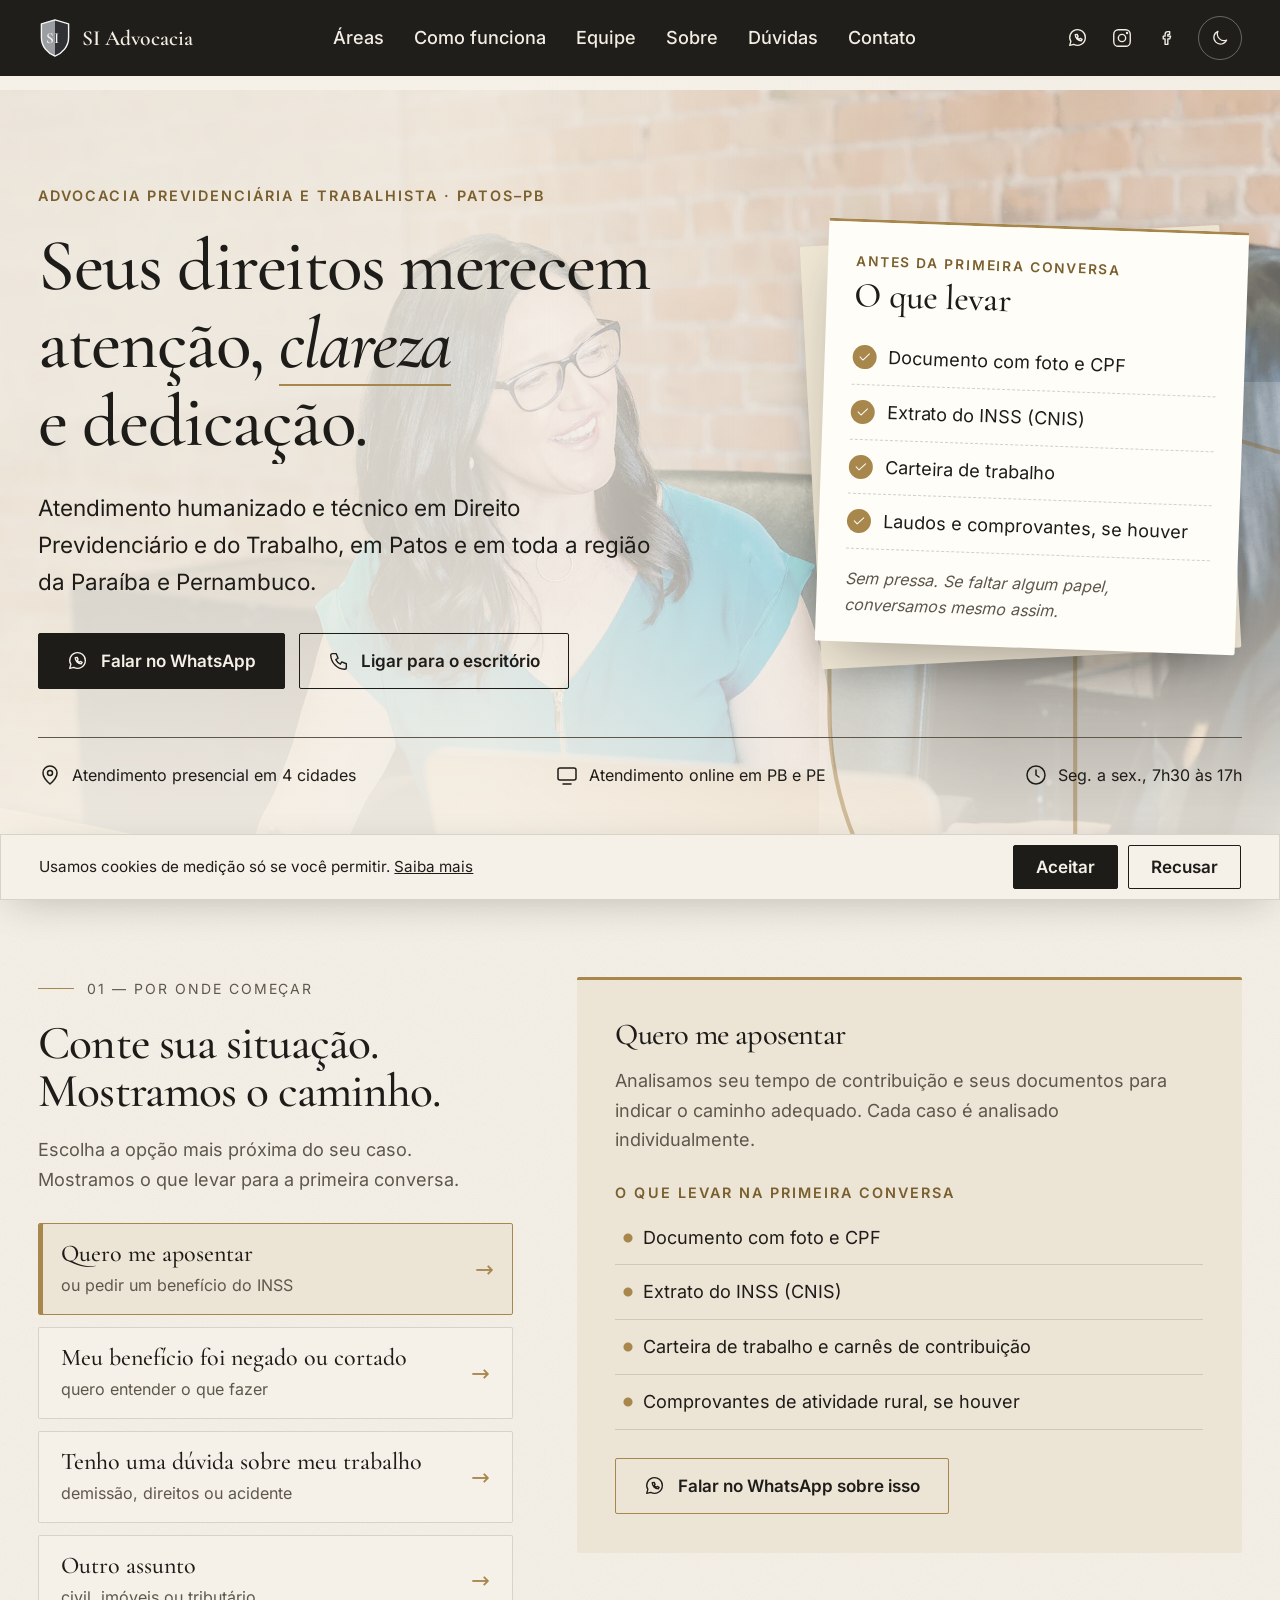
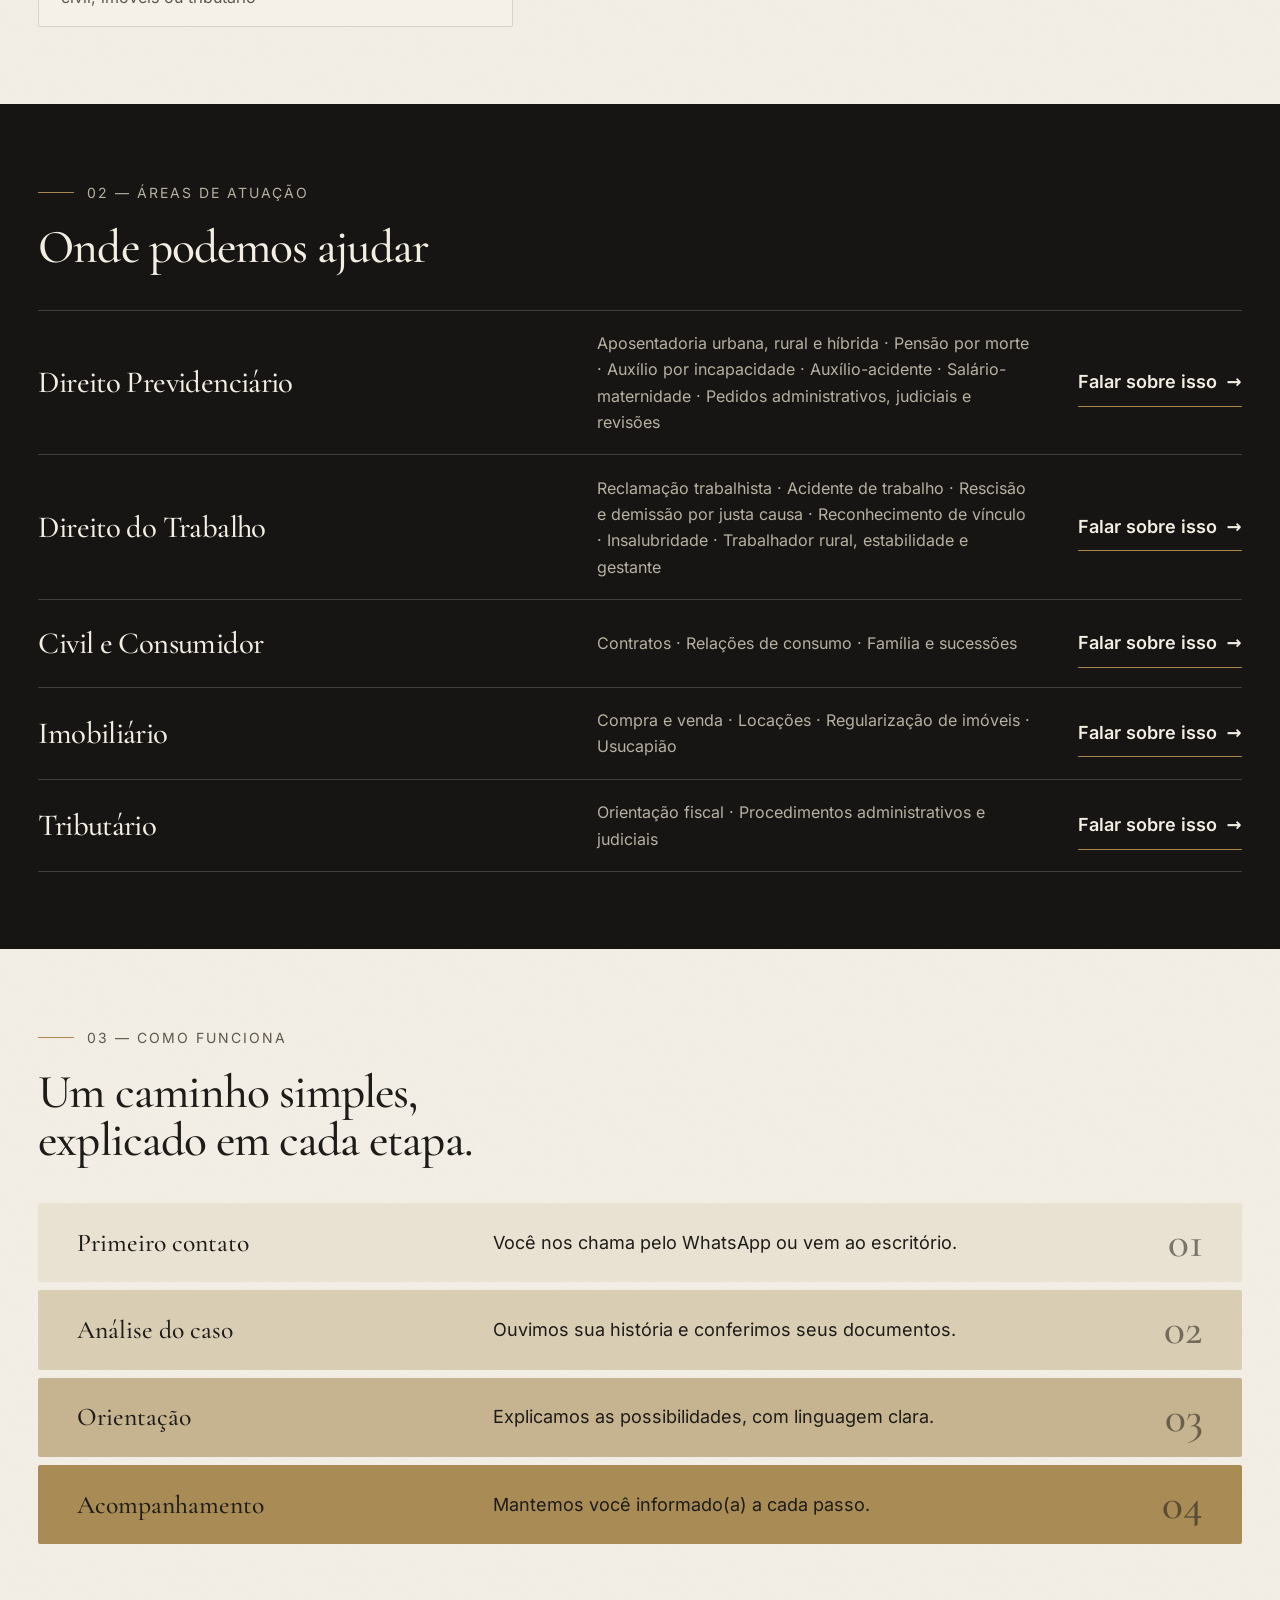
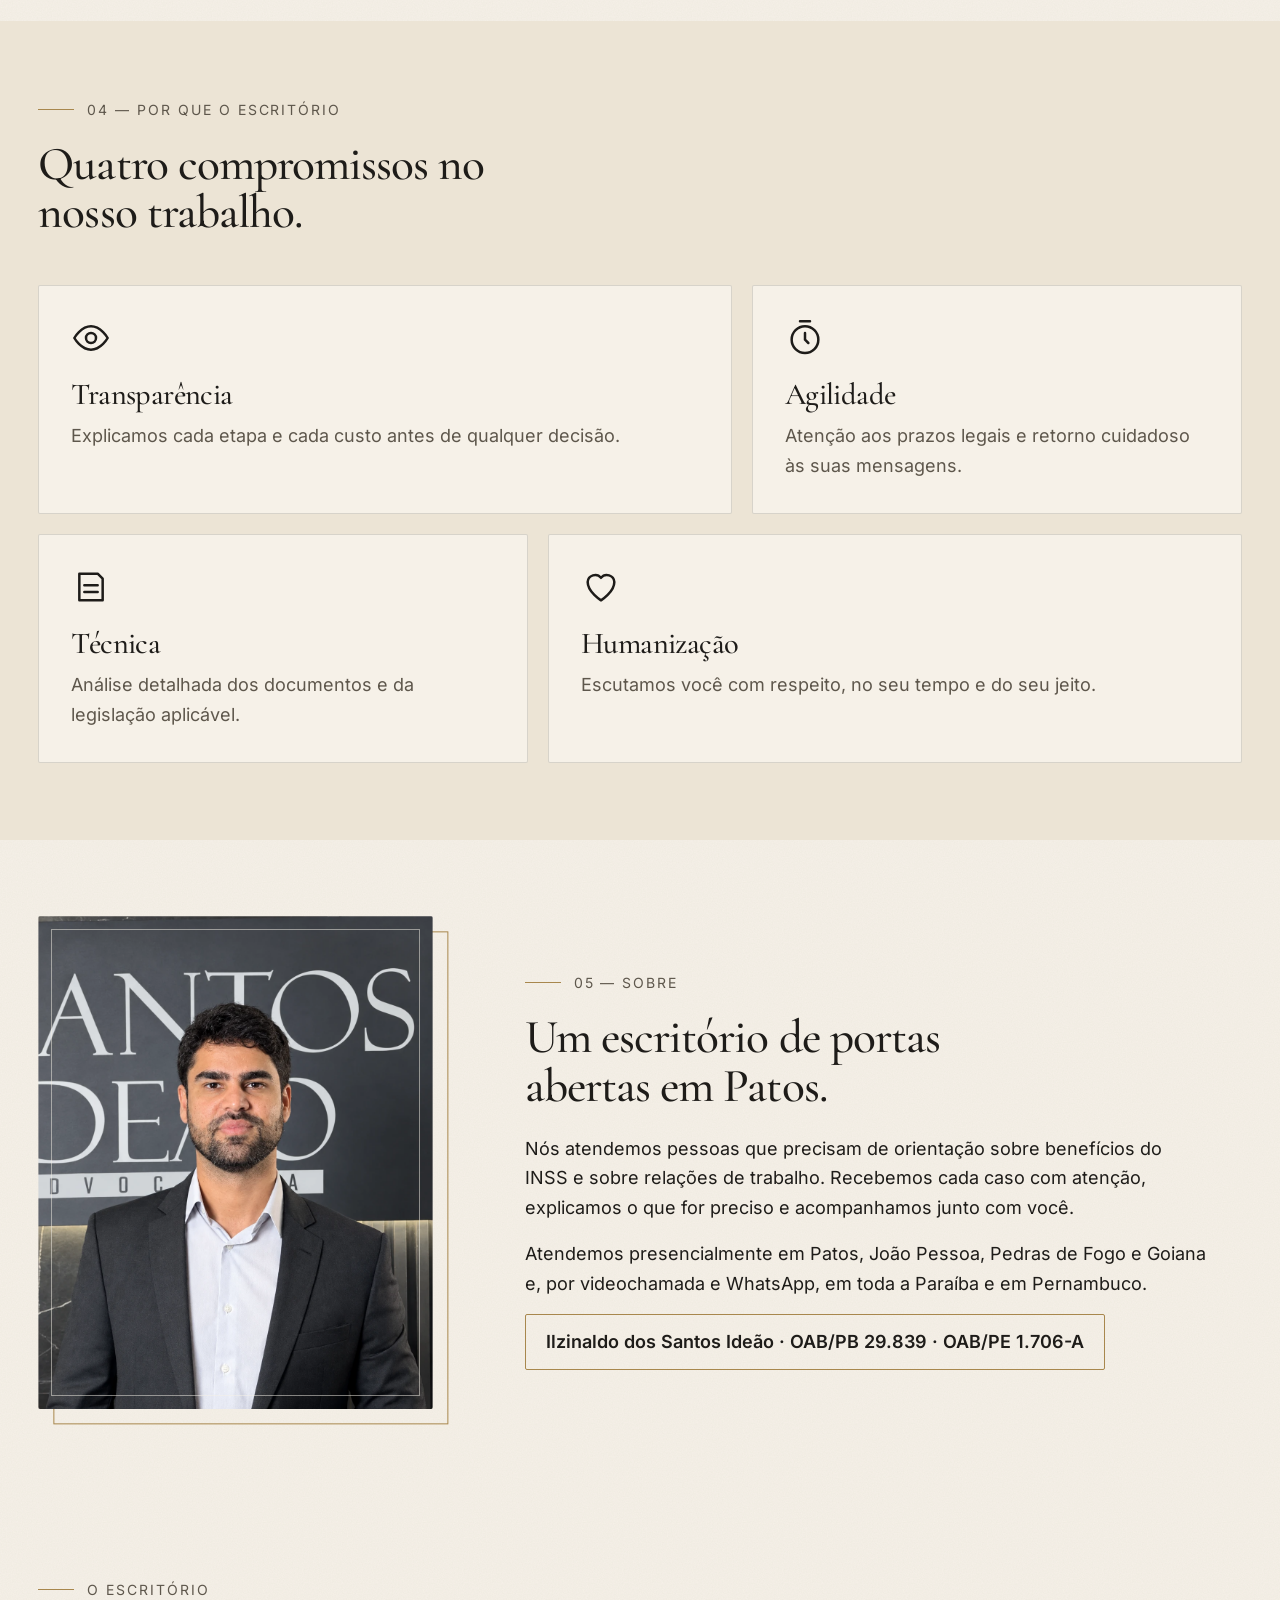
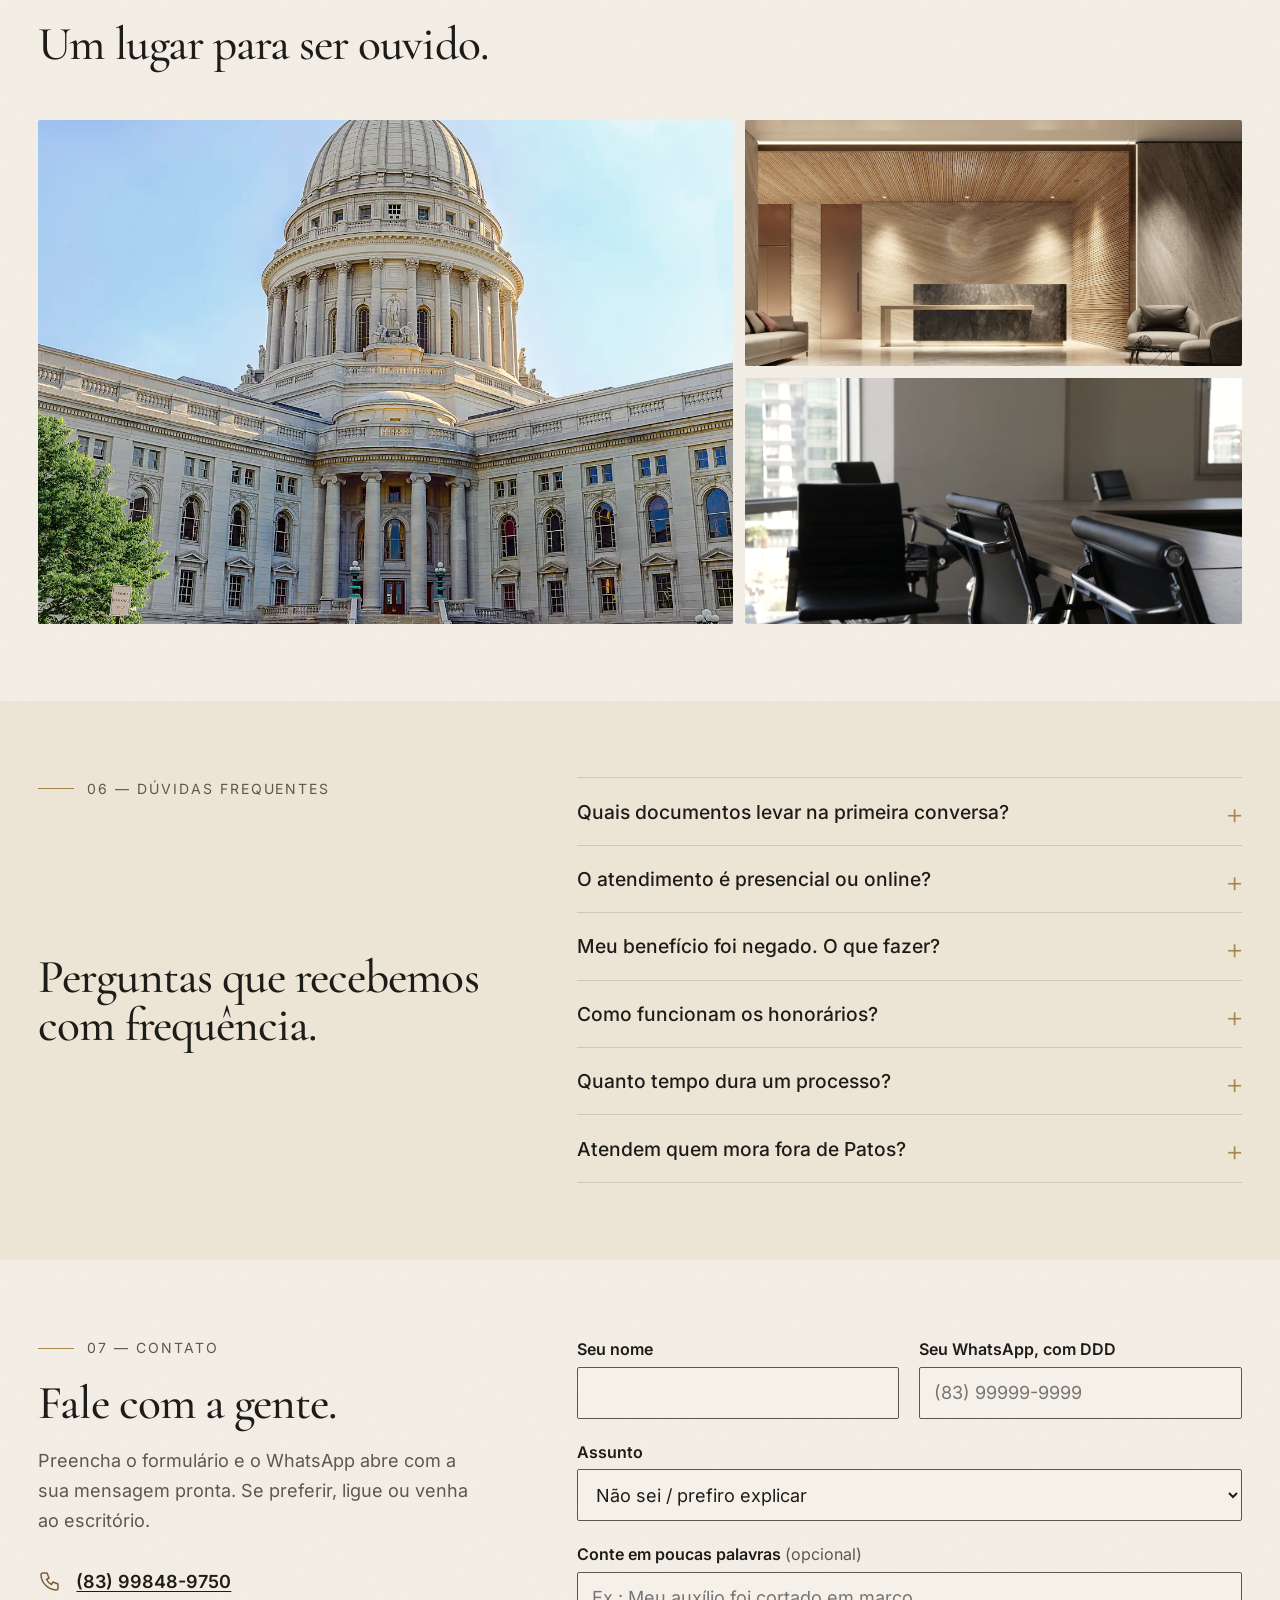
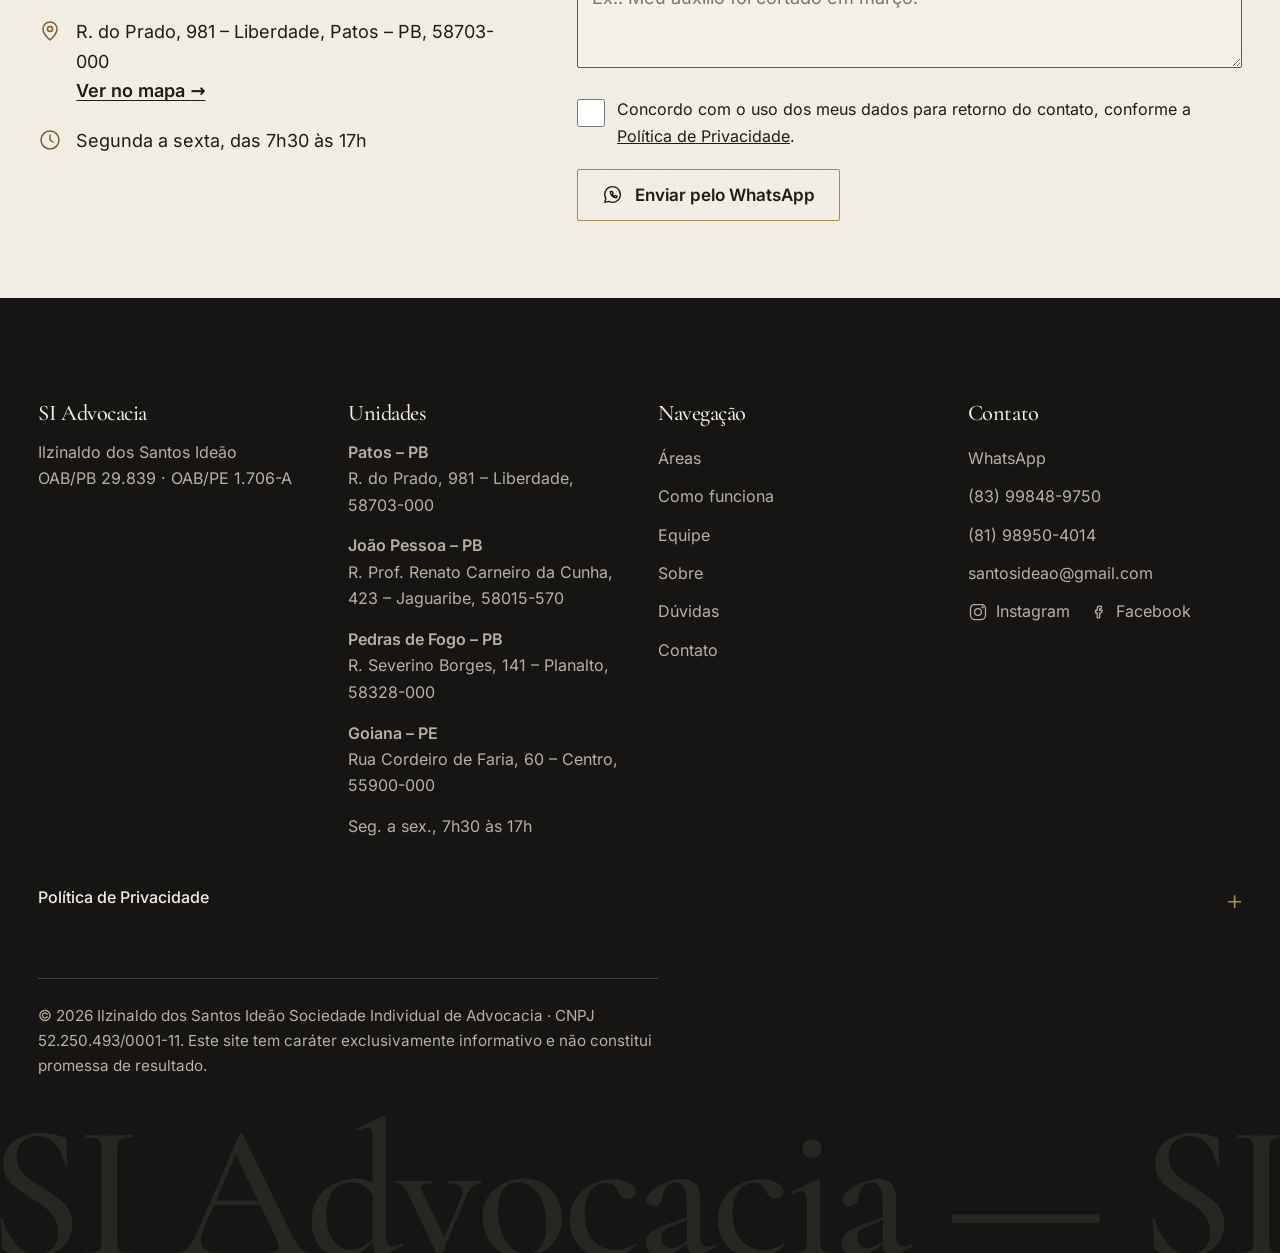
<file: index.html>
<!doctype html>
<html lang="pt-BR">
  <head>
    <meta charset="utf-8" />
    <meta name="viewport" content="width=device-width, initial-scale=1, viewport-fit=cover" />
    <title>Advogado Previdenciário e Trabalhista | Patos-PB | SI</title>
    <meta
      name="description"
      content="Atendimento humanizado em Direito Previdenciário e do Trabalho em Patos-PB, com atendimento online na Paraíba e em Pernambuco."
    />
    <script type="application/ld+json">
      {
        "@context": "https://schema.org",
        "@type": ["LegalService", "LocalBusiness"],
        "name": "SI Advocacia",
        "telephone": "+5583998489750",
        "email": "santosideao@gmail.com",
        "sameAs": [
          "https://www.instagram.com/santosideaoadv/",
          "https://pt-br.facebook.com/santosideaoadvocacia/"
        ],
        "address": {
          "@type": "PostalAddress",
          "streetAddress": "R. do Prado, 981 - Liberdade",
          "postalCode": "58703-000",
          "addressLocality": "Patos",
          "addressRegion": "PB",
          "addressCountry": "BR"
        },
        "openingHoursSpecification": {
          "@type": "OpeningHoursSpecification",
          "dayOfWeek": ["Monday", "Tuesday", "Wednesday", "Thursday", "Friday"],
          "opens": "07:30",
          "closes": "17:00"
        },
        "areaServed": ["Paraíba", "Pernambuco"]
      }
    </script>
    <meta name="theme-color" content="#161513" />
    <link rel="icon" href="assets/favicon.svg" type="image/svg+xml" />
    <script>
      document.documentElement.classList.add("js");
      // tema escolhido pelo botão (claro/escuro) aplicado antes de pintar a página
      try {
        const tema = localStorage.getItem("tema");
        if (tema) document.documentElement.dataset.theme = tema;
      } catch (_) {}
      // transição entre páginas cancelada (navegação rápida) não deve virar erro no console
      const ignoreSkip = (e) => {
        if (!e.viewTransition) return;
        ["ready", "finished", "updateCallbackDone"].forEach((p) =>
          e.viewTransition[p]?.catch(() => {}),
        );
      };
      addEventListener("pageswap", ignoreSkip);
      addEventListener("pagereveal", ignoreSkip);
    </script>
    <link
      rel="preload"
      href="assets/fonts/cormorant-garamond-latin-500-normal.woff2"
      as="font"
      type="font/woff2"
      crossorigin
    />
    <link rel="stylesheet" href="css/fonts.css" />
    <link rel="stylesheet" href="css/tokens.css" />
    <link rel="stylesheet" href="css/base.css" />
    <link rel="stylesheet" href="css/sections.css" />
    <link rel="stylesheet" href="css/layout.css" />
    <link rel="stylesheet" href="css/motion.css" />
    <link rel="stylesheet" href="css/editorial.css" />
    <link rel="stylesheet" href="css/home.css" />
  </head>
  <body data-page="home">
    <noscript
      ><p style="padding: 16px">
        <a href="index.html">Início</a> · <a href="equipe.html">Equipe</a> ·
        <a href="https://wa.me/5583998489750">WhatsApp</a> ·
        <a href="tel:+5583998489750">(83) 99848-9750</a>
      </p></noscript
    >

    <main id="main">
      <section class="hero" id="topo" aria-labelledby="h1">
        <div class="bg" data-px="0.1" data-photo="assets/img/hero.webp">
          <!-- O vídeo só é carregado se SITE.heroVideo estiver preenchido em js/site.js -->
          <video id="hv" muted loop playsinline preload="none" aria-hidden="true" tabindex="-1"></video>
        </div>
        <svg class="crest" viewBox="0 0 60 70" aria-hidden="true">
          <path d="M30 3 6 10v24c0 16 11 28 24 33 13-5 24-17 24-33V10z" />
          <path d="M30 3v64" />
        </svg>
        <button class="vbtn" id="vbtn" type="button" aria-pressed="false" hidden>
          Pausar vídeo
        </button>
        <div class="wrap">
          <div class="hero-grid">
            <div class="hero-copy">
              <p class="eyebrow">Advocacia previdenciária e trabalhista · Patos–PB</p>
              <h1 id="h1">
                <span class="ln"><span>Seus direitos merecem</span></span
                ><span class="ln"
                  ><span>atenção, <em>clareza</em></span></span
                ><span class="ln"><span>e dedicação.</span></span>
              </h1>
              <p class="sub">
                Atendimento humanizado e técnico em Direito Previdenciário e do Trabalho, em Patos e
                em toda a região da Paraíba e Pernambuco.
              </p>
              <div class="ctas">
                <a class="btn wa" data-pos="hero" href="#"
                  ><svg class="ico"><use href="#wa" /></svg>Falar no WhatsApp</a
                ><a class="btn sec" data-tel href="#" data-ev="click_phone"
                  ><svg class="ico" viewBox="0 0 24 24" aria-hidden="true">
                    <path
                      d="M5 4h4l2 5-2.5 1.5a11 11 0 0 0 5 5L15 13l5 2v4a2 2 0 0 1-2 2A16 16 0 0 1 3 6a2 2 0 0 1 2-2z"
                    /></svg
                  >Ligar para o escritório</a
                >
              </div>
            </div>
            <aside class="ficha" aria-label="Exemplo: o que levar na primeira conversa">
              <div class="ficha-card">
                <p class="ficha-kicker">Antes da primeira conversa</p>
                <p class="ficha-title">O que levar</p>
                <ul>
                  <li>
                    <svg viewBox="0 0 24 24" class="ico" aria-hidden="true">
                      <path d="m5 12 4.5 4.5L19 7" /></svg
                    >Documento com foto e CPF
                  </li>
                  <li>
                    <svg viewBox="0 0 24 24" class="ico" aria-hidden="true">
                      <path d="m5 12 4.5 4.5L19 7" /></svg
                    >Extrato do INSS (CNIS)
                  </li>
                  <li>
                    <svg viewBox="0 0 24 24" class="ico" aria-hidden="true">
                      <path d="m5 12 4.5 4.5L19 7" /></svg
                    >Carteira de trabalho
                  </li>
                  <li>
                    <svg viewBox="0 0 24 24" class="ico" aria-hidden="true">
                      <path d="m5 12 4.5 4.5L19 7" /></svg
                    >Laudos e comprovantes, se houver
                  </li>
                </ul>
                <p class="ficha-note">
                  Sem pressa. Se faltar algum papel, conversamos mesmo assim.
                </p>
              </div>
            </aside>
          </div>
          <ul class="trust">
            <li>
              <svg class="ico" viewBox="0 0 24 24">
                <path d="M12 21s7-6 7-11a7 7 0 0 0-14 0c0 5 7 11 7 11z" />
                <circle cx="12" cy="10" r="2.5" /></svg
              >Atendimento presencial em 4 cidades
            </li>
            <li>
              <svg class="ico" viewBox="0 0 24 24">
                <rect x="3" y="5" width="18" height="12" rx="2" />
                <path d="M8 21h8" /></svg
              >Atendimento online em PB e PE
            </li>
            <li>
              <svg class="ico" viewBox="0 0 24 24">
                <circle cx="12" cy="12" r="9" />
                <path d="M12 7v5l3 2" /></svg
              >Seg. a sex., 7h30 às 17h
            </li>
          </ul>
        </div>
      </section>

      <section id="situacao" aria-labelledby="t-sit">
        <div class="wrap sit">
          <div class="sit-left">
            <p class="lab">01 — Por onde começar</p>
            <h2 id="t-sit">Conte sua situação. Mostramos o caminho.</h2>
            <p class="sit-lead">
              Escolha a opção mais próxima do seu caso. Mostramos o que levar para a primeira
              conversa.
            </p>
            <div class="sit-choose" role="group" aria-label="Escolha a sua situação"></div>
          </div>
          <div class="sit-panels" aria-live="polite"></div>
        </div>
      </section>

      <section id="areas" class="dark" aria-labelledby="t-areas">
        <div class="wrap">
          <p class="lab">02 — Áreas de atuação</p>
          <h2 id="t-areas" class="rv">Onde podemos ajudar</h2>
          <ul class="rows">
            <li class="row rv">
              <h3>Direito Previdenciário</h3>
              <p class="tags">
                Aposentadoria urbana, rural e híbrida · Pensão por morte · Auxílio por incapacidade
                · Auxílio-acidente · Salário-maternidade · Pedidos administrativos, judiciais e
                revisões
              </p>
              <a class="link wa" data-pos="area" data-area="Direito Previdenciário" href="#"
                >Falar sobre isso <span aria-hidden="true">→</span></a
              >
            </li>
            <li class="row rv">
              <h3>Direito do Trabalho</h3>
              <p class="tags">
                Reclamação trabalhista · Acidente de trabalho · Rescisão e demissão por justa causa
                · Reconhecimento de vínculo · Insalubridade · Trabalhador rural, estabilidade e
                gestante
              </p>
              <a class="link wa" data-pos="area" data-area="Direito do Trabalho" href="#"
                >Falar sobre isso <span aria-hidden="true">→</span></a
              >
            </li>
            <li class="row rv">
              <h3>Civil e Consumidor</h3>
              <p class="tags">Contratos · Relações de consumo · Família e sucessões</p>
              <a class="link wa" data-pos="area" data-area="Civil e Consumidor" href="#"
                >Falar sobre isso <span aria-hidden="true">→</span></a
              >
            </li>
            <li class="row rv">
              <h3>Imobiliário</h3>
              <p class="tags">Compra e venda · Locações · Regularização de imóveis · Usucapião</p>
              <a class="link wa" data-pos="area" data-area="Imobiliário" href="#"
                >Falar sobre isso <span aria-hidden="true">→</span></a
              >
            </li>
            <li class="row rv">
              <h3>Tributário</h3>
              <p class="tags">Orientação fiscal · Procedimentos administrativos e judiciais</p>
              <a class="link wa" data-pos="area" data-area="Tributário" href="#"
                >Falar sobre isso <span aria-hidden="true">→</span></a
              >
            </li>
          </ul>
        </div>
      </section>

      <section id="como-funciona" aria-labelledby="t-co">
        <div class="wrap">
          <p class="lab">03 — Como funciona</p>
          <h2 id="t-co" class="rv">Um caminho simples, explicado em cada etapa.</h2>
          <ol class="bars">
            <li class="rv">
              <span class="bt">Primeiro contato</span
              ><span class="bd">Você nos chama pelo WhatsApp ou vem ao escritório.</span
              ><b aria-hidden="true">01</b>
            </li>
            <li class="rv">
              <span class="bt">Análise do caso</span
              ><span class="bd">Ouvimos sua história e conferimos seus documentos.</span
              ><b aria-hidden="true">02</b>
            </li>
            <li class="rv">
              <span class="bt">Orientação</span
              ><span class="bd">Explicamos as possibilidades, com linguagem clara.</span
              ><b aria-hidden="true">03</b>
            </li>
            <li class="rv">
              <span class="bt">Acompanhamento</span
              ><span class="bd">Mantemos você informado(a) a cada passo.</span
              ><b aria-hidden="true">04</b>
            </li>
          </ol>
        </div>
      </section>

      <section class="alt" aria-labelledby="t-pi">
        <div class="wrap">
          <p class="lab">04 — Por que o escritório</p>
          <h2 id="t-pi" class="rv">Quatro compromissos no nosso trabalho.</h2>
          <div class="pil">
            <div class="rv">
              <svg class="ico" viewBox="0 0 24 24">
                <path d="M2 12s4-7 10-7 10 7 10 7-4 7-10 7S2 12 2 12z" />
                <circle cx="12" cy="12" r="3" />
              </svg>
              <h3>Transparência</h3>
              <p>Explicamos cada etapa e cada custo antes de qualquer decisão.</p>
            </div>
            <div class="rv">
              <svg class="ico" viewBox="0 0 24 24">
                <circle cx="12" cy="13" r="8" />
                <path d="M12 9v4l2 2M9 2h6" />
              </svg>
              <h3>Agilidade</h3>
              <p>Atenção aos prazos legais e retorno cuidadoso às suas mensagens.</p>
            </div>
            <div class="rv">
              <svg class="ico" viewBox="0 0 24 24">
                <path d="M5 4h11l3 3v13H5z" />
                <path d="M8 11h8M8 15h8" />
              </svg>
              <h3>Técnica</h3>
              <p>Análise detalhada dos documentos e da legislação aplicável.</p>
            </div>
            <div class="rv">
              <svg class="ico" viewBox="0 0 24 24">
                <path d="M12 20s-8-5-8-11a4.5 4.5 0 0 1 8-2.5A4.5 4.5 0 0 1 20 9c0 6-8 11-8 11z" />
              </svg>
              <h3>Humanização</h3>
              <p>Escutamos você com respeito, no seu tempo e do seu jeito.</p>
            </div>
          </div>
        </div>
      </section>

      <section id="sobre" aria-labelledby="t-so">
        <div class="wrap sob">
          <figure class="frame">
            <div
              class="ph mask"
              data-photo="assets/img/sobre.webp"
              role="img"
              aria-label="Retrato do advogado responsável pelo escritório"
            ></div>
          </figure>
          <div class="sob-text rv">
            <p class="lab">05 — Sobre</p>
            <h2 id="t-so">Um escritório de portas abertas em Patos.</h2>
            <p style="margin-top: 1.5rem">
              Nós atendemos pessoas que precisam de orientação sobre benefícios do INSS e sobre
              relações de trabalho. Recebemos cada caso com atenção, explicamos o que for preciso e
              acompanhamos junto com você.
            </p>
            <p class="desk">
              Atendemos presencialmente em Patos, João Pessoa, Pedras de Fogo e Goiana e, por
              videochamada e WhatsApp, em toda a Paraíba e em Pernambuco.
            </p>
            <p class="oab">
              <span class="oab-name" data-s="lawyer.name">Ilzinaldo dos Santos Ideão</span
              ><span class="oab-sep" aria-hidden="true"> · </span
              ><span data-s="lawyer.oab">OAB/PB 29.839 · OAB/PE 1.706-A</span>
            </p>
          </div>
        </div>
      </section>

      <section id="escritorio" class="photos" aria-labelledby="t-esc">
        <div class="wrap">
          <p class="lab">O escritório</p>
          <h2 id="t-esc">Um lugar para ser ouvido.</h2>
          <div class="photo-grid">
            <div
              class="shot s1"
              role="img"
              aria-label="Fachada do escritório em Patos"
              data-photo="assets/img/escritorio-1.webp"
            ></div>
            <div
              class="shot s2"
              role="img"
              aria-label="Recepção do escritório"
              data-photo="assets/img/escritorio-2.webp"
            ></div>
            <div
              class="shot s3"
              role="img"
              aria-label="Sala de atendimento"
              data-photo="assets/img/escritorio-3.webp"
            ></div>
          </div>
        </div>
      </section>

      <section id="duvidas" class="alt" aria-labelledby="t-fa">
        <div class="wrap">
          <p class="lab">06 — Dúvidas frequentes</p>
          <h2 id="t-fa" class="rv">Perguntas que recebemos com frequência.</h2>
          <div class="faq rv">
            <details>
              <summary>Quais documentos levar na primeira conversa?</summary>
              <p>
                Documento com foto, CPF, extrato do INSS e CNIS, carteira de trabalho, comprovantes
                e laudos médicos, quando houver. Se faltar algum, você pode conversar conosco mesmo
                assim.
              </p>
            </details>
            <details>
              <summary>O atendimento é presencial ou online?</summary>
              <p>
                Os dois. Atendemos presencialmente em Patos, João Pessoa, Pedras de Fogo e Goiana, e
                online por WhatsApp e videochamada.
              </p>
            </details>
            <details>
              <summary>Meu benefício foi negado. O que fazer?</summary>
              <p>
                Cada caso é analisado individualmente. Em muitas situações existe a possibilidade de
                recurso, mas não é possível garantir nenhum desfecho.
              </p>
            </details>
            <details>
              <summary>Como funcionam os honorários?</summary>
              <p data-s="feesText"></p>
            </details>
            <details>
              <summary>Quanto tempo dura um processo?</summary>
              <p>
                Depende do caso e do órgão responsável. Por isso, não informamos prazos: explicamos
                as etapas e acompanhamos você.
              </p>
            </details>
            <details>
              <summary>Atendem quem mora fora de Patos?</summary>
              <p>Sim. Atendemos online na Paraíba e em Pernambuco.</p>
            </details>
          </div>
        </div>
      </section>


      <section id="contato" aria-labelledby="t-ct">
        <div class="wrap ct">
          <div class="ct-intro">
            <p class="lab">07 — Contato</p>
            <h2 id="t-ct" class="rv">Fale com a gente.</h2>
            <p class="ct-lead">
              Preencha o formulário e o WhatsApp abre com a sua mensagem pronta. Se preferir, ligue ou
              venha ao escritório.
            </p>
            <ul class="ct-list">
              <li>
                <svg class="ico" viewBox="0 0 24 24" aria-hidden="true">
                  <path
                    d="M5 4h4l2 5-2.5 1.5a11 11 0 0 0 5 5L15 13l5 2v4a2 2 0 0 1-2 2A16 16 0 0 1 3 6a2 2 0 0 1 2-2z"
                  />
                </svg>
                <a data-tel data-ev="click_phone" href="#">(83) 99848-9750</a>
              </li>
              <li>
                <svg class="ico" viewBox="0 0 24 24" aria-hidden="true">
                  <path d="M12 21s7-6 7-11a7 7 0 0 0-14 0c0 5 7 11 7 11z" />
                  <circle cx="12" cy="10" r="2.5" />
                </svg>
                <span
                  ><span data-s="addr"></span><br /><a
                    id="mapl"
                    data-ev="click_maps"
                    target="_blank"
                    rel="noopener noreferrer"
                    href="#"
                    >Ver no mapa <span aria-hidden="true">→</span></a
                  ></span
                >
              </li>
              <li>
                <svg class="ico" viewBox="0 0 24 24" aria-hidden="true">
                  <circle cx="12" cy="12" r="9" />
                  <path d="M12 7v5l3 2" />
                </svg>
                Segunda a sexta, das 7h30 às 17h
              </li>
            </ul>
            <div class="map" id="map" hidden></div>
          </div>
          <form id="f" class="cform" novalidate>
            <div>
              <label for="nm">Seu nome</label>
              <input id="nm" name="nome" autocomplete="name" required aria-describedby="e-nm" />
              <div class="err" id="e-nm" role="alert"></div>
            </div>
            <div>
              <label for="wp">Seu WhatsApp, com DDD</label>
              <input
                id="wp"
                name="wp"
                type="tel"
                inputmode="tel"
                autocomplete="tel"
                placeholder="(83) 99999-9999"
                required
                aria-describedby="e-wp"
              />
              <div class="err" id="e-wp" role="alert"></div>
            </div>
            <div class="full">
              <label for="ar">Assunto</label>
              <select id="ar">
                <option selected>Não sei / prefiro explicar</option>
                <option>INSS, aposentadoria ou benefício</option>
                <option>Trabalho</option>
                <option>Outro assunto</option>
              </select>
            </div>
            <div class="full">
              <label for="ms">Conte em poucas palavras <span class="opt">(opcional)</span></label>
              <textarea
                id="ms"
                maxlength="400"
                placeholder="Ex.: Meu auxílio foi cortado em março."
              ></textarea>
            </div>
            <div class="hp" aria-hidden="true">
              <label for="hp">Não preencha</label>
              <input id="hp" tabindex="-1" autocomplete="off" />
            </div>
            <div class="full">
              <label class="chk" for="lg">
                <input type="checkbox" id="lg" aria-describedby="e-lg" />
                <span
                  >Concordo com o uso dos meus dados para retorno do contato, conforme a
                  <a href="#privacidade">Política de Privacidade</a>.</span
                >
              </label>
              <div class="err" id="e-lg" role="alert"></div>
            </div>
            <div class="full cform-actions">
              <button class="btn soft" type="submit">
                <svg class="ico"><use href="#wa" /></svg>Enviar pelo WhatsApp
              </button>
              <p id="st" role="status" aria-live="polite"></p>
            </div>
          </form>
        </div>
      </section>
    </main>

    <script src="js/site.js" defer></script>
    <script src="js/layout.js" defer></script>
    <script src="js/situacao.js" defer></script>
    <script src="js/core.js" defer></script>
    <script src="js/ui.js" defer></script>
    <script src="js/hero.js" defer></script>
    <script src="js/form.js" defer></script>
    <script src="js/cookies.js" defer></script>
    <script src="js/photos.js" defer></script>
  </body>
</html>
</file>
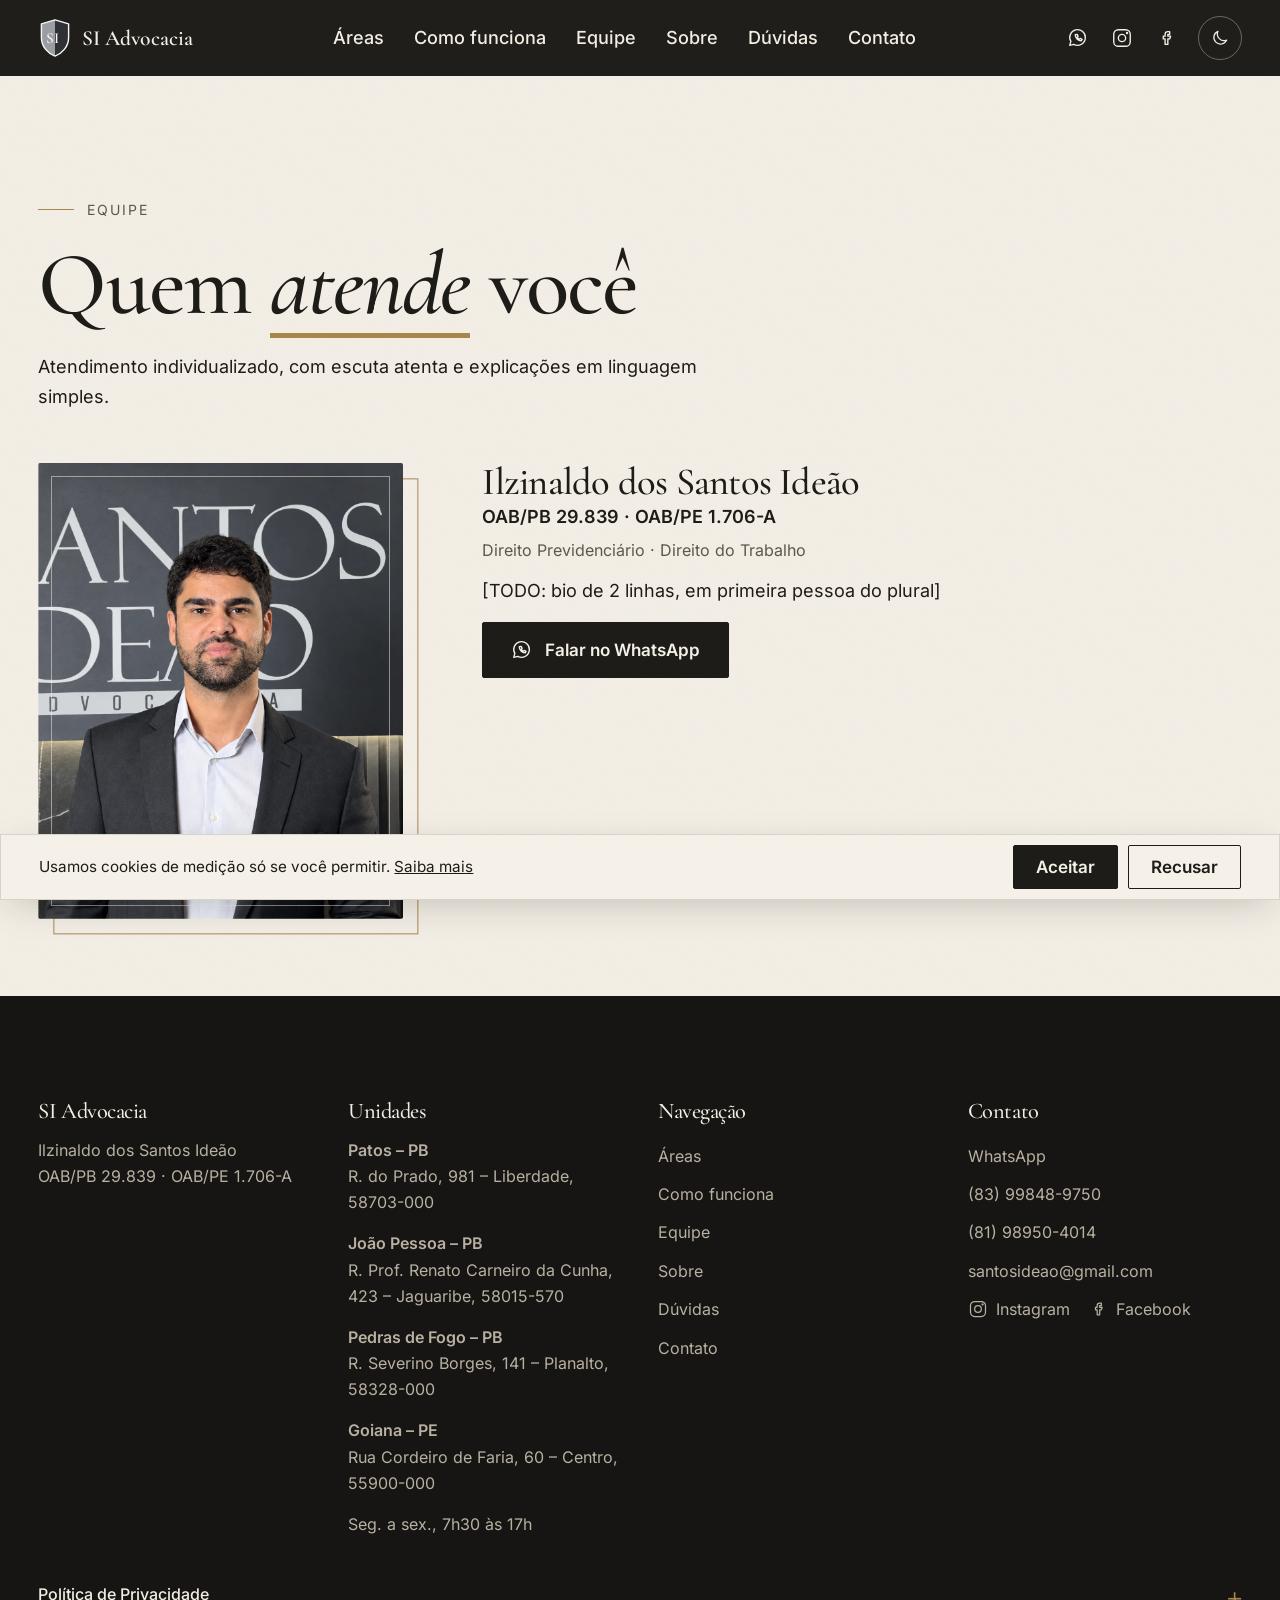
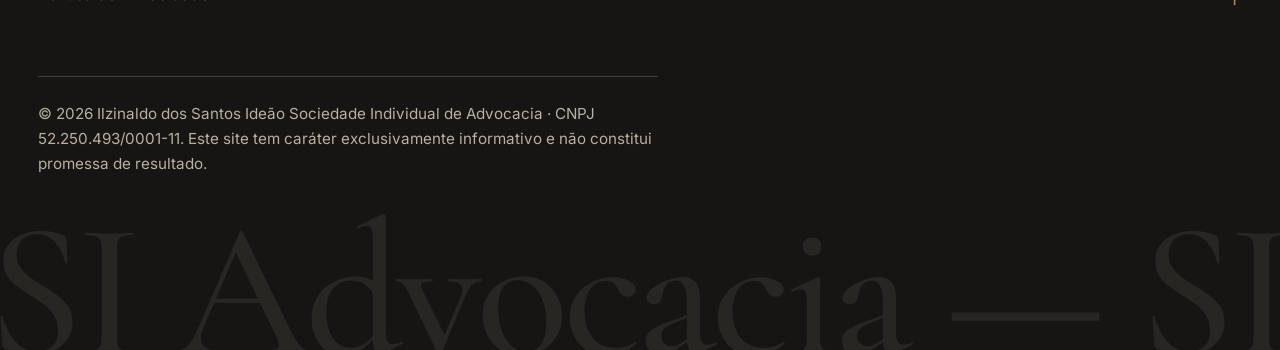
<file: equipe.html>
<!doctype html>
<html lang="pt-BR">
  <head>
    <meta charset="utf-8" />
    <meta name="viewport" content="width=device-width, initial-scale=1, viewport-fit=cover" />
    <title>Equipe | SI Advocacia – Patos-PB</title>
    <meta
      name="description"
      content="Conheça a equipe da SI Advocacia, em Direito Previdenciário e do Trabalho, com atendimento em Patos-PB e online."
    />
    <meta name="theme-color" content="#161513" />
    <link rel="icon" href="assets/favicon.svg" type="image/svg+xml" />
    <link rel="stylesheet" href="css/fonts.css" />
    <script>
      document.documentElement.classList.add("js");
      // tema escolhido pelo botão (claro/escuro) aplicado antes de pintar a página
      try {
        const tema = localStorage.getItem("tema");
        if (tema) document.documentElement.dataset.theme = tema;
      } catch (_) {}
      // transição entre páginas cancelada (navegação rápida) não deve virar erro no console
      const ignoreSkip = (e) => {
        if (!e.viewTransition) return;
        ["ready", "finished", "updateCallbackDone"].forEach((p) =>
          e.viewTransition[p]?.catch(() => {}),
        );
      };
      addEventListener("pageswap", ignoreSkip);
      addEventListener("pagereveal", ignoreSkip);
    </script>
    <link rel="stylesheet" href="css/tokens.css" />
    <link rel="stylesheet" href="css/base.css" />
    <link rel="stylesheet" href="css/sections.css" />
    <link rel="stylesheet" href="css/layout.css" />
    <link rel="stylesheet" href="css/motion.css" />
    <link rel="stylesheet" href="css/editorial.css" />
    <link rel="stylesheet" href="css/home.css" />
  </head>
  <body data-page="team">
    <noscript
      ><p style="padding: 16px">
        <a href="index.html">Início</a> · <a href="https://wa.me/5583998489750">WhatsApp</a>
      </p></noscript
    >
    <main id="main">
      <section class="page-h" aria-labelledby="h1">
        <div class="wrap">
          <p class="lab">Equipe</p>
          <h1 id="h1">Quem <em>atende</em> você</h1>
          <p style="margin-top: 1.5rem">
            Atendimento individualizado, com escuta atenta e explicações em linguagem simples.
          </p>
        </div>
      </section>
      <section class="team-list">
        <div class="wrap"><div class="team" id="team"></div></div>
      </section>
    </main>
    <script src="js/site.js" defer></script>
    <script src="js/layout.js" defer></script>
    <script src="js/team.js" defer></script>
    <script src="js/core.js" defer></script>
    <script src="js/ui.js" defer></script>
    <script src="js/cookies.js" defer></script>
    <script src="js/photos.js" defer></script>
  </body>
</html>
</file>
<file: css/fonts.css>
/* Fontes hospedadas no próprio site (sem depender do Google) */
@font-face {
  font-family: "Cormorant Garamond";
  font-style: normal;
  font-weight: 500;
  font-display: swap;
  src: url("../assets/fonts/cormorant-garamond-latin-500-normal.woff2") format("woff2");
}
@font-face {
  font-family: "Cormorant Garamond";
  font-style: normal;
  font-weight: 600;
  font-display: swap;
  src: url("../assets/fonts/cormorant-garamond-latin-600-normal.woff2") format("woff2");
}
@font-face {
  font-family: "Cormorant Garamond";
  font-style: italic;
  font-weight: 500;
  font-display: swap;
  src: url("../assets/fonts/cormorant-garamond-latin-500-italic.woff2") format("woff2");
}
@font-face {
  font-family: "Inter";
  font-style: normal;
  font-weight: 400;
  font-display: swap;
  src: url("../assets/fonts/inter-latin-400-normal.woff2") format("woff2");
}
@font-face {
  font-family: "Inter";
  font-style: normal;
  font-weight: 500;
  font-display: swap;
  src: url("../assets/fonts/inter-latin-500-normal.woff2") format("woff2");
}
@font-face {
  font-family: "Inter";
  font-style: normal;
  font-weight: 600;
  font-display: swap;
  src: url("../assets/fonts/inter-latin-600-normal.woff2") format("woff2");
}
</file>
<file: css/tokens.css>
/* Tokens: papel quente, grafite e dourado (identidade do escudo SI) */
:root {
  --bg: #f6f1e8;
  --bg-alt: #ece4d5;
  --ink: #1e1c19;
  --soft: #5e574c;
  --accent: #1e1c19;
  --on: #f6f1e8;
  --hd: #161513;
  --gold: #a8874d;
  --gold-t: #7a5f2e;
  --line: rgba(30, 28, 25, 0.14);
  --err: #b3261e;
  --ph1: #efe7d8;
  --ph2: #e2d6bf;
  --ph3: #d2c3a5;
  --veil1: rgba(246, 241, 232, 0.4);
  --veil2: rgba(246, 241, 232, 0.86);
  --rm: 2px;
  --rl: 2px;
  --sh: 0 10px 40px -12px rgba(30, 28, 25, 0.28);
  --grain: url("data:image/svg+xml;utf8,<svg xmlns='http://www.w3.org/2000/svg' width='160' height='160'><filter id='n'><feTurbulence type='fractalNoise' baseFrequency='.8' numOctaves='2' stitchTiles='stitch'/><feColorMatrix values='0 0 0 0 .3 0 0 0 0 .25 0 0 0 0 .2 0 0 0 .07 0'/></filter><rect width='100%' height='100%' filter='url(%23n)'/></svg>");
}
@media (prefers-color-scheme: dark) {
  :root:not([data-theme="light"]) {
    --bg: #171512;
    --bg-alt: #201d19;
    --ink: #f3ede2;
    --soft: #b3aa9b;
    --accent: #f3ede2;
    --on: #1b1915;
    --gold-t: #cdb27c;
    --line: rgba(243, 237, 226, 0.16);
    --err: #ff9a92;
    --ph1: #262219;
    --ph2: #2e2a20;
    --ph3: #38332a;
    --veil1: rgba(23, 21, 18, 0.4);
    --veil2: rgba(23, 21, 18, 0.85);
  }
}
:root[data-theme="dark"] {
  --bg: #171512;
  --bg-alt: #201d19;
  --ink: #f3ede2;
  --soft: #b3aa9b;
  --accent: #f3ede2;
  --on: #1b1915;
  --gold-t: #cdb27c;
  --line: rgba(243, 237, 226, 0.16);
  --err: #ff9a92;
  --ph1: #262219;
  --ph2: #2e2a20;
  --ph3: #38332a;
  --veil1: rgba(23, 21, 18, 0.4);
  --veil2: rgba(23, 21, 18, 0.85);
}
</file>
<file: css/base.css>
* {
  box-sizing: border-box;
  margin: 0;
}
[hidden] {
  display: none !important;
}
html {
  scroll-behavior: smooth;
  scroll-padding-top: 76px; /* altura do cabeçalho: a seção começa logo abaixo dele */
  height: 100%;
}
body {
  background: var(--bg);
  color: var(--ink);
  font:
    400 1.125rem/1.65 Inter,
    system-ui,
    sans-serif;
  -webkit-font-smoothing: antialiased;
  padding-top: env(safe-area-inset-top, 0px);
  min-height: 100%;
}
h1,
h2,
h3 {
  font-family: "Cormorant Garamond", Georgia, serif;
  font-weight: 500;
  line-height: 1.02;
  letter-spacing: -0.02em;
}
h1 {
  font-size: clamp(2.6rem, 8vw + 1rem, 7.5rem);
  line-height: 0.98;
}
h2 {
  font-size: clamp(2rem, 2.2vw + 1.2rem, 3.6rem);
}
h3 {
  font-size: clamp(1.35rem, 1.2vw + 1rem, 1.9rem);
  line-height: 1.15;
}
em {
  font-style: italic;
}
p {
  max-width: 62ch;
}
a {
  color: inherit;
}
:focus-visible {
  outline: 3px solid var(--accent);
  outline-offset: 3px;
}
.wrap {
  max-width: 1320px;
  margin: auto;
  padding-inline: clamp(20px, 5vw, 64px);
}
section {
  padding-block: clamp(72px, 12vw, 160px);
}
.lab {
  font-size: 0.875rem;
  letter-spacing: 0.14em;
  text-transform: uppercase;
  color: var(--soft);
  margin-bottom: 1.2rem;
  display: flex;
  gap: 0.8rem;
  align-items: center;
}
.lab:before {
  content: "";
  width: 36px;
  height: 1px;
  background: var(--gold);
}
.skip {
  position: absolute;
  left: -999px;
  top: 8px;
  background: var(--ink);
  color: var(--bg);
  padding: 12px 18px;
  border-radius: 2px;
  z-index: 99;
}
.skip:focus {
  left: 8px;
}
/* botões */
.btn {
  display: inline-flex;
  align-items: center;
  gap: 0.7rem;
  min-height: 56px;
  padding: 0 28px;
  border-radius: 2px;
  background: var(--accent);
  color: var(--on);
  font:
    600 1.0625rem Inter,
    sans-serif;
  text-decoration: none;
  border: 1.5px solid var(--accent);
  cursor: pointer;
  transition:
    transform 0.3s,
    box-shadow 0.3s;
}
.btn:hover {
  transform: translateY(-2px);
  box-shadow: var(--sh);
}
.btn svg {
  width: 22px;
  height: 22px;
  flex: none;
}
.btn.sec {
  background: transparent;
  color: inherit;
  border-color: currentColor;
}
.btn.soft {
  /* contorno dourado sem fundo cheio: usado nos botões de WhatsApp secundários */
  background: transparent;
  color: var(--ink);
  border-color: var(--gold);
}
.btn.soft:hover {
  background: color-mix(in srgb, var(--gold) 14%, transparent);
  box-shadow: none;
}
.btn.sm {
  min-height: 48px;
  padding: 0 18px;
  font-size: 1rem;
}
.ico {
  fill: none;
  stroke: currentColor;
  stroke-width: 1.5;
  stroke-linecap: round;
  stroke-linejoin: round;
}
</file>
<file: css/sections.css>
/* header */
header {
  position: fixed;
  inset: 0 0 auto;
  z-index: 50;
  padding-top: env(safe-area-inset-top, 0px);
  transition:
    background 0.3s,
    box-shadow 0.3s;
}
header.solid {
  background: var(--bg);
  box-shadow: 0 1px 0 var(--line);
}
header:not(.solid) {
  background: linear-gradient(var(--veil2), transparent);
  color: var(--ink);
}
.hb {
  display: flex;
  align-items: center;
  justify-content: space-between;
  gap: 12px;
  min-height: 76px;
}
.logo {
  display: flex;
  align-items: center;
  gap: 10px;
  text-decoration: none;
  font:
    600 1.35rem "Cormorant Garamond",
    serif;
}
.logo svg {
  width: 34px;
  height: 40px;
}
nav ul {
  display: none;
  list-style: none;
  padding: 0;
  gap: 30px;
}
nav a.l {
  text-decoration: none;
  font-weight: 500;
  background: linear-gradient(currentColor, currentColor) 0 100%/0 1.5px no-repeat;
  transition: background-size 0.3s;
  padding-block: 8px;
}
nav a.l:hover {
  background-size: 100% 1.5px;
}
/* botões do menu no celular: só ícone (três linhas para abrir, X para fechar) */
.mb {
  display: inline-grid;
  place-items: center;
  width: 44px;
  height: 44px;
  padding: 0;
  border: 0;
  background: transparent;
  color: inherit;
  cursor: pointer;
}
.mb svg {
  width: 28px;
  height: 28px;
  stroke-width: 1.75;
}
.hr {
  display: flex;
  gap: 10px;
  align-items: center;
}
#mp {
  position: fixed;
  inset: 0;
  background: var(--bg);
  color: var(--ink);
  z-index: 60;
  padding: calc(env(safe-area-inset-top, 0px) + 16px) clamp(16px, 3vw, 40px) 24px;
  display: flex;
  flex-direction: column;
  gap: 6px;
  overflow: auto;
  /* abre e fecha com fade e leve deslize, em vez de aparecer de uma vez */
  visibility: hidden;
  opacity: 0;
  transform: translateY(-12px);
  transition:
    opacity 0.35s,
    transform 0.45s cubic-bezier(0.2, 0.7, 0.2, 1),
    visibility 0s 0.45s;
}
#mp.open {
  visibility: visible;
  opacity: 1;
  transform: none;
  transition-delay: 0s;
}
#mx {
  align-self: flex-end;
  color: var(--ink);
}
#mp a.l {
  display: flex;
  align-items: center;
  min-height: 64px;
  font:
    500 2rem "Cormorant Garamond",
    serif;
  border-bottom: 1px solid var(--line);
  text-decoration: none;
}
@media (min-width: 1024px) {
  nav ul {
    display: flex;
  }
  .mb {
    display: none;
  }
}
/* hero */
.hero {
  position: relative;
  min-height: 100svh;
  display: flex;
  align-items: flex-end;
  color: var(--ink);
  overflow: hidden;
  padding-block: 130px 40px;
}
.bg {
  position: absolute;
  inset: -10% 0;
  background: linear-gradient(165deg, var(--ph1), var(--ph2) 55%, var(--ph3));
} /* TODO: foto hero 16:9 (e 9:16 mobile): conversa acolhedora, luz natural, tons quentes */
.hero:after {
  content: "";
  position: absolute;
  inset: 0;
  /* no celular o texto cobre a foto toda: véu uniforme para manter a leitura
     (no computador, home.css usa um véu mais forte só do lado do texto) */
  background: var(--veil2);
}
.hero .wrap {
  position: relative;
  z-index: 2;
  width: 100%;
}
.hero p.sub {
  font-size: clamp(1.125rem, 1vw + 1rem, 1.4rem);
  margin: 1.6rem 0 2rem;
  max-width: 44ch;
}
.ln {
  display: block;
  overflow: hidden;
  padding-bottom: 0.08em;
}
.ln > span {
  display: block;
  transform: translateY(100%);
  animation: up 0.9s cubic-bezier(0.2, 0.7, 0.2, 1) forwards;
}
.ln:nth-child(2) > span {
  animation-delay: 0.12s;
}
.ln:nth-child(3) > span {
  animation-delay: 0.24s;
}
@keyframes up {
  to {
    transform: none;
  }
}
.ctas {
  display: flex;
  flex-wrap: wrap;
  gap: 14px;
}
.trust {
  list-style: none;
  padding: 0;
  margin-top: 3rem;
  padding-top: 1.5rem;
  border-top: 1px solid var(--soft);
  display: grid;
  gap: 12px;
  font-size: 1rem;
}
.trust li {
  display: flex;
  gap: 10px;
  align-items: center;
}
.trust svg {
  width: 24px;
  height: 24px;
  flex: none;
}
@media (min-width: 768px) {
  .trust {
    grid-template-columns: repeat(3, auto);
    justify-content: space-between;
  }
}
.alt {
  background: var(--bg-alt);
}
/* pilares */
.pil {
  display: grid;
  gap: 20px;
  margin-top: 3rem;
}
.pil div {
  background: var(--bg);
  border-radius: 2px;
  padding: 32px;
  border: 1px solid var(--line);
}
.pil svg {
  width: 40px;
  height: 40px;
  color: var(--accent);
  margin-bottom: 12px;
}
.pil p {
  color: var(--soft);
  margin-top: 0.5rem;
}
@media (min-width: 768px) {
  .pil {
    grid-template-columns: 1fr 1fr;
  }
}
/* sobre */
.sob {
  display: grid;
  gap: 40px;
  align-items: center;
}
.ph {
  aspect-ratio: 4/5;
  border-radius: 2px;
  background: linear-gradient(160deg, var(--ph1), var(--ph3));
  display: grid;
  place-items: end start;
  padding: 20px;
  color: var(--ink);
  font-size: 0.95rem;
  max-width: 520px;
  width: 100%;
}
.oab {
  display: inline-block;
  margin-top: 1.4rem;
  padding: 12px 20px;
  border: 1px solid var(--gold);
  border-radius: 2px;
  font-weight: 600;
}
.sob p + p {
  margin-top: 1rem;
}

/* faq */
details {
  border-top: 1px solid var(--line);
}
details:last-child {
  border-bottom: 1px solid var(--line);
}
summary {
  list-style: none;
  cursor: pointer;
  min-height: 64px;
  display: flex;
  justify-content: space-between;
  align-items: center;
  gap: 16px;
  font:
    500 1.2rem Inter,
    sans-serif;
  padding: 14px 0;
}
summary::-webkit-details-marker {
  display: none;
}
summary:after {
  content: "+";
  font:
    400 2rem/1 "Cormorant Garamond",
    serif;
  color: var(--gold);
  transition: transform 0.3s;
}
details[open] summary:after {
  transform: rotate(45deg);
}
details p {
  padding-bottom: 24px;
  color: var(--soft);
}
.faq {
  max-width: 900px;
  margin-top: 3rem;
}
/* contato */
.ct {
  display: grid;
  gap: 48px;
  margin-top: 3rem;
}
form {
  display: grid;
  gap: 18px;
}
label {
  font-weight: 600;
  display: block;
  margin-bottom: 6px;
}
input,
select,
textarea {
  width: 100%;
  min-height: 56px;
  padding: 12px 16px;
  border-radius: 2px;
  border: 1.5px solid var(--soft);
  background: var(--bg);
  color: var(--ink);
  font: inherit;
}
textarea {
  min-height: 120px;
}
.err {
  color: var(--err);
  font-size: 1rem;
  min-height: 0;
}
.chk {
  display: flex;
  gap: 12px;
  align-items: flex-start;
  font-weight: 400;
}
.chk input {
  width: 28px;
  min-height: 28px;
  flex: none;
  margin-top: 3px;
}
.hp {
  position: absolute;
  left: -9999px;
}
#st {
  font-weight: 600;
  min-height: 1.5em;
}
.map {
  aspect-ratio: 16/10;
  border-radius: 2px;
  background: var(--bg-alt);
  margin-top: 1.5rem;
  overflow: hidden;
  display: grid;
  place-items: center;
  color: var(--soft);
  text-align: center;
  padding: 16px;
}
.map iframe {
  width: 100%;
  height: 100%;
  border: 0;
}
@media (min-width: 900px) {
  .ct {
    grid-template-columns: 1fr 1fr;
    gap: 80px;
  }
}
/* rodapé */
footer {
  background: var(--bg-alt);
  color: var(--ink);
  padding-top: clamp(64px, 8vw, 110px);
  overflow: hidden;
}
.fc {
  display: grid;
  gap: 36px;
}
footer h3 {
  font-size: 1.4rem;
  margin-bottom: 0.8rem;
}
footer p,
footer li {
  color: var(--soft);
  font-size: 1rem;
}
footer ul {
  list-style: none;
  padding: 0;
}
footer a {
  text-decoration: none;
  display: inline-block;
  padding-block: 6px;
}
footer a:hover {
  text-decoration: underline;
}
.aviso {
  margin-top: 3rem;
  padding-top: 1.5rem;
  border-top: 1px solid var(--line);
  font-size: 0.95rem;
}
.big {
  font:
    500 17.5vw/0.8 "Cormorant Garamond",
    serif;
  letter-spacing: -0.03em;
  white-space: nowrap;
  text-align: center;
  color: var(--ink);
  opacity: 0.09;
  margin-top: 2.5rem;
  margin-bottom: -0.1em;
  user-select: none;
}
#privacidade {
  margin-top: 1.5rem;
  border: 0;
}
#privacidade summary {
  min-height: 48px;
  font-size: 1rem;
}
#privacidade p {
  color: var(--soft);
  font-size: 0.95rem;
  padding-bottom: 12px;
}
@media (min-width: 900px) {
  .fc {
    grid-template-columns: repeat(4, 1fr);
  }
}
/* flutuante e cookies */
.fl {
  position: fixed;
  right: max(16px, env(safe-area-inset-right));
  bottom: calc(16px + env(safe-area-inset-bottom, 0px));
  z-index: 40;
  /* só o ícone, num botão redondo, para não cobrir o conteúdo */
  width: 56px;
  min-height: 56px;
  padding: 0;
  justify-content: center;
  border-radius: 50%;
  box-shadow: var(--sh);
  transform: translateY(140%);
  transition:
    transform 0.4s,
    bottom 0.3s;
}
.fl.soft,
.fl.soft:hover {
  background: var(--bg);
}
.fl svg {
  width: 28px;
  height: 28px;
}
.fl.on {
  transform: none;
}
body.cb .fl {
  bottom: calc(190px + env(safe-area-inset-bottom, 0px));
}
#ck {
  position: fixed;
  left: 12px;
  right: 12px;
  bottom: calc(12px + env(safe-area-inset-bottom, 0px));
  z-index: 70;
  background: var(--bg);
  border: 1px solid var(--line);
  border-radius: 2px;
  box-shadow: var(--sh);
  padding: 18px;
  display: grid;
  gap: 12px;
  max-width: 720px;
  font-size: 1rem;
}
#ck p {
  max-width: none;
}
#ck div {
  display: flex;
  gap: 10px;
}
#ck .btn {
  flex: 1;
  justify-content: center;
  min-height: 52px;
}
/* reveal */
.js .rv {
  opacity: 0;
  transform: translateY(24px);
  transition:
    opacity 0.8s cubic-bezier(0.2, 0.7, 0.2, 1),
    transform 0.8s cubic-bezier(0.2, 0.7, 0.2, 1);
}
.js .rv.in {
  opacity: 1;
  transform: none;
}
@media (prefers-reduced-motion: reduce) {
  html {
    scroll-behavior: auto;
  }
  * {
    transition: none !important;
  }
  .ln > span {
    animation: none;
    transform: none;
  }
  .js .rv {
    opacity: 1;
    transform: none;
  }
  .bg {
    inset: 0;
  }
}
[data-offices] {
  list-style: none;
  padding: 0;
}
[data-offices] li {
  margin-bottom: 0.9rem;
  font-size: 1rem;
}
</file>
<file: css/layout.css>
/* Layout amplo e assimétrico, cabeçalho escuro da marca, rodapé escuro, equipe */
.wrap {
  max-width: 1560px;
  padding-inline: clamp(16px, 3vw, 40px);
}
/* ritmo vertical único: todas as seções com o mesmo respiro */
section {
  padding-block: clamp(48px, 6vw, 88px);
}
h2 {
  max-width: 22ch;
}
header,
header.solid,
header:not(.solid) {
  background: rgba(22, 21, 19, 0.96);
  color: #f3ede2;
}
.soc {
  display: none;
}
.soc a {
  display: inline-flex;
  gap: 6px;
  align-items: center;
  min-height: 44px;
  padding: 0 10px;
  text-decoration: none;
  font-size: 1rem;
}
@media (min-width: 1024px) {
  header .soc {
    display: flex;
  }
}
#mp .soc {
  display: flex;
  flex-wrap: wrap;
  margin-top: auto;
}
footer {
  background: var(--hd);
  color: #f3ede2;
}
footer p,
footer li,
#privacidade p {
  color: #b8b0a1;
}
.big {
  color: #f3ede2;
  opacity: 0.08;
}
.aviso {
  border-top-color: rgba(240, 240, 238, 0.2);
}
.bg video {
  position: absolute;
  inset: 0;
  width: 100%;
  height: 100%;
  object-fit: cover;
  opacity: 0;
  transition: opacity 0.9s;
}
.bg video.on {
  opacity: 1;
}
.vbtn {
  position: absolute;
  right: clamp(16px, 3vw, 40px);
  top: 96px;
  z-index: 3;
  min-height: 44px;
  padding: 0 16px;
  background: var(--bg);
  color: var(--ink);
  border: 1.5px solid var(--ink);
  border-radius: 2px;
  font:
    600 1rem Inter,
    sans-serif;
  cursor: pointer;
}
.page-h {
  padding-top: calc(96px + clamp(40px, 8vw, 120px));
  padding-bottom: 0;
}
.page-h h1 {
  font-size: clamp(3rem, 7vw, 6.5rem);
}
.team-list {
  padding-top: clamp(32px, 4vw, 56px);
}
.team {
  display: grid;
  gap: clamp(24px, 4vw, 56px);
}
.mem .frame {
  margin-bottom: 1.6rem;
}
.mem .ph {
  max-width: none;
}
.mem h2 {
  font-size: clamp(1.6rem, 2vw + 1rem, 2.4rem);
  max-width: none;
}
.oabl {
  font-weight: 600;
}
.ar {
  color: var(--soft);
  font-size: 1rem;
  margin: 0.3rem 0 0.8rem;
}
.mem .btn {
  margin-top: 1rem;
}
@media (min-width: 900px) {
  .pil {
    grid-template-columns: repeat(12, 1fr);
  }
  .pil > div:nth-child(1),
  .pil > div:nth-child(4) {
    grid-column: span 7;
  }
  .pil > div:nth-child(2),
  .pil > div:nth-child(3) {
    grid-column: span 5;
  }
  .ph {
    max-width: none;
  }
  /* cada membro em linha: foto ao lado do texto, cabe na altura da tela */
  .mem {
    display: grid;
    grid-template-columns: minmax(260px, 380px) 1fr;
    column-gap: clamp(32px, 5vw, 72px);
    align-items: start;
  }
  .mem .frame {
    grid-row: 1 / span 6;
    margin-bottom: 0;
  }
  .mem > :not(.frame) {
    grid-column: 2;
  }
  .mem > .btn {
    justify-self: start;
  }
}

/* Link de texto discreto (CTA dentro dos cards de área) */
.link {
  display: inline-flex;
  align-items: center;
  gap: 0.6rem;
  min-height: 48px;
  font-weight: 600;
  color: var(--ink);
  text-decoration: none;
  border-bottom: 1.5px solid var(--gold);
}
.link span {
  transition: transform 0.3s;
}
.link:hover span,
.link:focus-visible span {
  transform: translateX(6px);
}

/* Redes sociais só com ícone (header e menu) */
.soc a[aria-label] {
  width: 44px;
  justify-content: center;
  padding: 0;
}
.soc svg {
  width: 22px;
  height: 22px;
}

/* Botão flutuante some quando a página já mostra um botão de WhatsApp */
.fl.away {
  transform: translateY(140%);
  visibility: hidden;
}

/* Botão de tema (claro/escuro) no cabeçalho: mostra o sol no escuro e a lua no claro */
.tg {
  display: inline-grid;
  place-items: center;
  width: 44px;
  height: 44px;
  padding: 0;
  border: 1.5px solid rgba(243, 237, 226, 0.35);
  border-radius: 50%;
  background: transparent;
  color: inherit;
  cursor: pointer;
  transition:
    border-color 0.3s,
    transform 0.3s;
}
.tg:hover {
  border-color: var(--gold);
  transform: rotate(-12deg);
}
.tg svg {
  grid-area: 1 / 1;
  width: 20px;
  height: 20px;
  transition:
    opacity 0.3s,
    transform 0.4s;
}
.tg[aria-pressed="true"] .moon,
.tg[aria-pressed="false"] .sun {
  opacity: 0;
  transform: scale(0.6) rotate(-45deg);
}
</file>
<file: css/motion.css>
/* Animações (só transform/opacity; desligadas com prefers-reduced-motion) */
@view-transition {
  navigation: auto;
}
h1 em {
  background: linear-gradient(var(--gold), var(--gold)) 0 100%/0 0.06em no-repeat;
  animation: ul 0.7s 0.5s cubic-bezier(0.2, 0.7, 0.2, 1) forwards;
}
@keyframes ul {
  to {
    background-size: 100% 0.06em;
  }
}
.js .mask {
  clip-path: inset(0 0 100% 0);
  transition:
    clip-path 0.8s cubic-bezier(0.2, 0.7, 0.2, 1),
    opacity 0.6s;
}
.js .mask.in {
  clip-path: inset(0);
}
#mp.open a.l {
  animation: cas 0.5s cubic-bezier(0.2, 0.7, 0.2, 1) both;
}
#mp a.l:nth-of-type(2) {
  animation-delay: 0.05s;
}
#mp a.l:nth-of-type(3) {
  animation-delay: 0.1s;
}
#mp a.l:nth-of-type(4) {
  animation-delay: 0.15s;
}
#mp a.l:nth-of-type(5) {
  animation-delay: 0.2s;
}
#mp a.l:nth-of-type(6) {
  animation-delay: 0.25s;
}
@keyframes cas {
  from {
    opacity: 0;
    transform: translateY(16px);
  }
}
@media (prefers-reduced-motion: reduce) {
  @view-transition {
    navigation: none;
  }
  h1 em {
    animation: none;
    background-size: 100% 0.06em;
  }
  .js .mask {
    clip-path: none;
  }
  #mp a.l {
    animation: none !important;
    opacity: 1;
  }
}

/* Desempenho: entradas mais rápidas e camadas em movimento promovidas à GPU */
.ln > span {
  animation-duration: 0.6s;
}
.js .rv {
  transition-duration: 0.6s;
}
.bg {
  will-change: transform;
}
</file>
<file: css/editorial.css>
/* Linguagem editorial: seções escuras, nome gigante, linhas de áreas e barras de processo */

/* Seção escura (reaproveita os tokens, trocando só as cores) */
.dark {
  --bg: #161513;
  --ink: #f3ede2;
  --soft: #b8b0a1;
  --line: rgba(240, 240, 238, 0.2);
  --accent: #f3ede2;
  --on: #1e1c19;
  --gold-t: #cdb27c;
  background: var(--bg);
  color: var(--ink);
}

/* Áreas de atuação em linhas grandes */
.rows {
  list-style: none;
  padding: 0;
  margin-top: clamp(24px, 3vw, 40px);
}
.row {
  display: grid;
  gap: 12px;
  padding-block: clamp(14px, 1.5vw, 22px);
  border-top: 1px solid var(--line);
}
.row:last-child {
  border-bottom: 1px solid var(--line);
}
.row h3 {
  font-size: clamp(1.6rem, 2.4vw, 2.6rem);
  line-height: 1.02;
  transition: transform 0.4s cubic-bezier(0.2, 0.7, 0.2, 1);
}
.row:hover h3 {
  transform: translateX(12px);
}
.tags {
  color: var(--soft);
  font-size: 1rem;
  max-width: 46ch;
}

/* Como funciona: barras empilhadas, do claro ao dourado */
.bars {
  list-style: none;
  padding: 0;
  margin-top: clamp(24px, 3vw, 40px);
  display: grid;
  gap: 8px;
}
.bars li {
  display: grid;
  gap: 4px;
  align-items: center;
  padding: clamp(14px, 1.4vw, 20px) clamp(20px, 3vw, 40px);
  color: #1e1c19;
  border-radius: 2px;
}
.bars li:nth-child(1) {
  background: #e9e2d3;
}
.bars li:nth-child(2) {
  background: #d9cdb4;
}
.bars li:nth-child(3) {
  background: #c6b38f;
}
.bars li:nth-child(4) {
  background: #a88b55;
}
.bt {
  font:
    500 clamp(1.35rem, 2vw, 2rem) / 1.1 "Cormorant Garamond",
    Georgia,
    serif;
}
.bars b {
  font:
    500 clamp(2rem, 3.4vw, 3.2rem) / 1 "Cormorant Garamond",
    Georgia,
    serif;
  opacity: 0.55;
  justify-self: end;
}

/* Rodapé: nome repetido e cortado na borda */
.big {
  font-size: 15vw;
  text-align: left;
  margin-left: -1vw;
}

@media (min-width: 900px) {
  .row {
    grid-template-columns: 6fr 5fr 2fr;
    align-items: center;
    gap: clamp(16px, 3vw, 48px);
  }
  .row .link {
    justify-self: end;
    white-space: nowrap;
  }
  .bars li {
    grid-template-columns: 4fr 5fr 2fr;
    gap: 24px;
  }
}
@media (prefers-reduced-motion: reduce) {
  .row h3 {
    transition: none;
  }
  .row:hover h3 {
    transform: none;
  }
}
</file>
<file: css/home.css>
/* Home: papel com textura, hero com ficha de atendimento e seção "Qual é a sua situação?" */

body {
  background-color: var(--bg);
  background-image: var(--grain);
}

/* ---------- Hero ---------- */
.hero {
  align-items: center;
  padding-block: 120px 48px;
}
.hero-grid {
  display: grid;
  gap: 40px;
  align-items: center;
}
.hero h1 {
  font-size: clamp(2.6rem, 5vw + 0.6rem, 5.8rem);
}
.eyebrow {
  font-size: 0.9rem;
  letter-spacing: 0.14em;
  text-transform: uppercase;
  color: var(--gold-t);
  margin-bottom: 1.4rem;
  font-weight: 600;
}
.crest {
  position: absolute;
  right: -8vw;
  bottom: -14vw;
  width: min(48vw, 680px);
  z-index: 1;
  fill: none;
  stroke: var(--gold);
  stroke-width: 0.4;
  opacity: 0.45;
  pointer-events: none;
}
.ficha {
  position: relative;
  width: 100%;
  max-width: 420px;
  justify-self: end;
  transform: rotate(2deg);
}
.ficha::before {
  content: "";
  position: absolute;
  inset: 0;
  background: #efe6d4;
  border-radius: 2px;
  box-shadow: var(--sh);
  transform: rotate(-5deg) translate(-12px, 10px);
}
.ficha-card {
  position: relative;
  padding: 28px 28px 24px;
  background: #fffdf8;
  color: #1e1c19;
  border-top: 3px solid var(--gold);
  border-radius: 2px;
  box-shadow: 0 24px 60px -24px rgba(30, 28, 25, 0.45);
}
.ficha-kicker {
  font-size: 0.85rem;
  letter-spacing: 0.14em;
  text-transform: uppercase;
  color: #7a5f2e;
  font-weight: 600;
}
.ficha-title {
  font:
    500 2.2rem/1.1 "Cormorant Garamond",
    Georgia,
    serif;
  margin: 0.2rem 0 1rem;
}
.ficha ul {
  list-style: none;
  padding: 0;
}
.ficha li {
  display: flex;
  gap: 12px;
  align-items: center;
  padding: 12px 0;
  border-bottom: 1px dashed rgba(30, 28, 25, 0.2);
}
.ficha li svg {
  flex: none;
  width: 24px;
  height: 24px;
  padding: 4px;
  border-radius: 50%;
  background: #a8874d;
  color: #fffdf8;
}
.ficha-note {
  margin-top: 1rem;
  font-size: 1rem;
  color: #5e574c;
  font-style: italic;
}

/* ---------- Qual é a sua situação? ---------- */
.sit {
  display: grid;
  gap: clamp(28px, 5vw, 72px);
}
.sit-lead {
  color: var(--soft);
  margin: 1.2rem 0 1.8rem;
}
.sit-choose {
  display: grid;
  gap: 12px;
}
.sit-btn {
  display: grid;
  gap: 4px;
  min-height: 76px;
  padding: 16px 22px;
  text-align: left;
  font: inherit;
  color: var(--ink);
  background: var(--bg);
  border: 1.5px solid var(--line);
  border-radius: 2px;
  box-shadow: inset 0 0 0 var(--gold);
  cursor: pointer;
  transition:
    background 0.35s,
    border-color 0.35s,
    box-shadow 0.35s,
    transform 0.35s;
}
.sit-btn b {
  font:
    500 1.5rem/1.15 "Cormorant Garamond",
    Georgia,
    serif;
}
.sit-btn span {
  font-size: 1rem;
  color: var(--soft);
}
.sit-btn:hover {
  transform: translateX(6px);
}
.sit-btn[aria-pressed="true"] {
  background: var(--bg-alt);
  border-color: var(--gold);
  box-shadow: inset 4px 0 0 var(--gold);
}
.sit-panels {
  display: grid;
}
/* painéis empilhados na mesma célula: a troca é um fade, sem mudar a altura da página */
.sit-panel {
  grid-area: 1 / 1;
  opacity: 0;
  visibility: hidden;
  transform: translateY(10px);
  transition:
    opacity 0.4s,
    transform 0.4s cubic-bezier(0.2, 0.7, 0.2, 1),
    visibility 0s 0.4s;
  padding: clamp(24px, 3vw, 40px);
  background: var(--bg-alt);
  border-top: 3px solid var(--gold);
  border-radius: 2px;
}
.sit-panel.on {
  opacity: 1;
  visibility: visible;
  transform: none;
  transition-delay: 0s;
}
.sit-panel h3 {
  margin-bottom: 0.8rem;
}
.sit-panel > p {
  color: var(--soft);
}
.sit-panel h4 {
  margin: 1.6rem 0 0.4rem;
  font-size: 0.9rem;
  letter-spacing: 0.14em;
  text-transform: uppercase;
  color: var(--gold-t);
}
.sit-panel ul {
  list-style: none;
  padding: 0;
  margin-bottom: 1.8rem;
}
.sit-panel li {
  padding: 12px 0 12px 28px;
  border-bottom: 1px solid var(--line);
  background: radial-gradient(circle, var(--gold) 4px, transparent 5px) 6px 50% / 14px 14px
    no-repeat;
}

/* ---------- Banner de cookies e botão flutuante ---------- */
.fl:not(.on) {
  visibility: hidden;
}
#ck {
  left: 0;
  right: 0;
  bottom: 0;
  max-width: none;
  display: flex;
  flex-wrap: wrap;
  align-items: center;
  justify-content: space-between;
  gap: 12px 24px;
  padding: 10px clamp(16px, 3vw, 40px) calc(10px + env(safe-area-inset-bottom, 0px));
  font-size: 0.95rem;
  border-radius: 0;
}
#ck .btn {
  flex: none;
  min-height: 44px;
  padding: 0 22px;
}

@media (min-width: 900px) {
  .hero-grid {
    grid-template-columns: 7fr 5fr;
    gap: clamp(32px, 5vw, 96px);
  }
  .sit {
    grid-template-columns: 5fr 7fr;
    align-items: start;
  }
  .fl {
    display: none;
  }
}
@media (prefers-reduced-motion: reduce) {
  .sit-btn,
  .ficha {
    transition: none;
    transform: none;
  }
  .sit-btn:hover {
    transform: none;
  }
}

/* Redes sociais do rodapé e do contato: ícone com espaço antes do nome */
footer [data-social] a {
  display: inline-flex;
  align-items: center;
  gap: 8px;
  margin-right: 18px;
}

/* ---------- Fotos (aparecem quando o arquivo existe em assets/img) ---------- */
[data-photo].has-photo {
  background-size: cover;
  background-position: center;
}
.ph.has-photo {
  color: transparent;
}
.bg.has-photo {
  filter: saturate(0.8) sepia(0.1);
}
.photo-grid {
  display: grid;
  gap: 12px;
  margin-top: clamp(28px, 4vw, 56px);
}
.shot {
  min-height: 220px;
  border-radius: 2px;
  background-color: var(--ph2);
  filter: saturate(0.85) sepia(0.08);
}
@media (min-width: 900px) {
  .photo-grid {
    grid-template-columns: 7fr 5fr;
    grid-template-rows: 1fr 1fr;
    height: min(56vh, 520px);
  }
  .shot {
    min-height: 0;
  }
  .s1 {
    grid-row: span 2;
  }
}



/* ---------- Contato ---------- */
.cform {
  display: grid;
  grid-template-columns: 1fr;
  gap: 14px 16px;
  align-content: start;
}
.cform label {
  margin-bottom: 4px;
  font-size: 1rem;
}
.cform .chk {
  margin-bottom: 0;
  font-weight: 400;
}
.cform .chk a {
  color: var(--accent);
}
.cform input,
.cform select,
.cform textarea {
  min-height: 52px;
  padding: 10px 14px;
}
.cform .chk input {
  min-height: 28px;
  padding: 0;
}
.cform textarea {
  min-height: 96px;
  resize: vertical;
}
.cform .err {
  min-height: 0;
  margin-top: 4px;
}
.cform .err:empty {
  display: none;
}
.cform-actions {
  display: flex;
  flex-wrap: wrap;
  align-items: center;
  gap: 12px 20px;
}
.cform-actions .btn {
  min-height: 52px;
  padding: 0 24px;
}
#st {
  margin: 0;
  min-height: 0;
  font-weight: 600;
}
@media (min-width: 900px) {
  .cform {
    grid-template-columns: 1fr 1fr;
  }
  .cform .full {
    grid-column: 1 / -1;
  }
}


/* ---------- Usabilidade: ação principal sempre à vista, dicas e sinais de clique ---------- */

/* Texto do topo legível sobre a foto: véu mais forte do lado do texto */
@media (min-width: 900px) {
  .hero:after {
    background:
      linear-gradient(90deg, var(--veil2) 0%, var(--veil2) 38%, var(--veil1) 78%),
      linear-gradient(transparent 60%, var(--veil2));
  }
}

header :focus-visible {
  outline-color: #f3ede2;
}

/* Situações: seta indica que o cartão é clicável */
.sit-btn {
  grid-template-columns: 1fr auto;
  align-items: center;
  column-gap: 16px;
}
.sit-btn b,
.sit-btn span {
  grid-column: 1;
}
.sit-btn i {
  grid-column: 2;
  grid-row: 1 / span 2;
  font-style: normal;
  font-size: 1.4rem;
  color: var(--gold);
  transition: transform 0.25s;
}
.sit-btn:hover i,
.sit-btn[aria-pressed="true"] i {
  transform: translateX(4px);
}
.sit-panel {
  scroll-margin-top: 96px;
}

/* Dúvidas: área de toque inteira reage ao passar o mouse */
summary:hover {
  color: var(--gold-t);
}
summary:after {
  font-size: 2.4rem;
}

/* Formulário: dicas curtas abaixo dos campos */
.opt {
  font-weight: 400;
  color: var(--soft);
}
.cform [aria-invalid="true"] {
  border-color: var(--err);
  border-width: 2px;
}

/* ---------- Sobre: foto alinhada à altura do texto ---------- */
.sob {
  align-items: center;
}
.sob .frame {
  max-width: 340px;
}
.sob .ph {
  background-position: center 20%;
}
.sob .oab {
  display: block;
  width: fit-content;
  max-width: 100%;
}
@media (min-width: 900px) {
  .sob {
    grid-template-columns: minmax(0, 4fr) 7fr;
    gap: clamp(40px, 6vw, 96px);
  }
  /* largura limitada pela coluna e pela altura da tela (4:5 de no máx. 68vh) */
  .sob .frame {
    width: calc(100% - var(--off));
    max-width: calc(min(68vh, 600px) * 0.8);
    justify-self: end;
  }
}

/* ---------- Dúvidas: título à esquerda, perguntas à direita ---------- */
@media (min-width: 900px) {
  #duvidas .wrap {
    display: grid;
    grid-template-columns: 5fr 7fr;
    column-gap: clamp(32px, 5vw, 96px);
    align-items: start;
  }
  #duvidas .lab,
  #duvidas h2 {
    grid-column: 1;
  }
  #duvidas .faq {
    grid-column: 2;
    grid-row: 1 / span 2;
    margin-top: 0;
  }
}

/* ---------- Contato: informações à esquerda, formulário à direita ---------- */
.ct {
  display: grid;
  gap: clamp(32px, 5vw, 96px);
  margin-top: 0;
}
.ct-lead {
  color: var(--soft);
  margin: 1.2rem 0 2rem;
  max-width: 40ch;
}
.ct-list {
  list-style: none;
  padding: 0;
  display: grid;
  gap: 20px;
}
.ct-list li {
  display: flex;
  gap: 14px;
  align-items: flex-start;
}
.ct-list svg {
  flex: none;
  width: 24px;
  height: 24px;
  color: var(--gold-t);
  margin-top: 2px;
}
.ct-list a {
  font-weight: 600;
  color: var(--ink);
  text-underline-offset: 3px;
}
.ct .map {
  margin-top: 24px;
}
.cform {
  gap: 20px;
}
@media (min-width: 900px) {
  .ct {
    grid-template-columns: 5fr 7fr;
    align-items: start;
  }
}

/* ---------- Moldura das fotos de pessoas (Sobre e Equipe) ----------
   Linha dourada deslocada atrás da foto + filete claro por dentro. As linhas
   aparecem junto com a foto (quando ela recebe .in da animação de revelar). */
.frame {
  --off: clamp(10px, 1.2vw, 16px);
  position: relative;
  isolation: isolate;
  margin-right: var(--off);
  margin-bottom: var(--off);
}
.frame::before,
.frame::after {
  content: "";
  position: absolute;
  pointer-events: none;
  opacity: 0;
}
.frame::before {
  inset: 0;
  z-index: -1;
  border: 1px solid var(--gold);
  transition:
    opacity 0.6s 0.3s,
    transform 0.9s 0.3s cubic-bezier(0.2, 0.7, 0.2, 1);
}
.frame::after {
  inset: clamp(8px, 1vw, 14px);
  border: 1px solid rgba(246, 241, 232, 0.5);
  transition: opacity 0.6s 0.6s;
}
.frame:has(.in)::before {
  opacity: 1;
  transform: translate(var(--off), var(--off));
}
.frame:has(.in)::after {
  opacity: 1;
}
.frame .ph {
  display: block;
  width: 100%;
}

/* ---------- Celular: menos texto na tela ----------
   Some o que é repetido ou secundário; o essencial de cada seção continua. */
.of-addr {
  display: block;
}
@media (max-width: 899px) {
  .desk,
  .ficha /* o "o que levar" já aparece em "Conte sua situação" */,
  .trust,
  .sit-lead,
  .sit-btn span,
  .sit-panel > p,
  .tags,
  .bars b,
  .pil p,
  .ct-lead,
  footer .fc > div:nth-child(3) /* navegação: já está no menu */,
  .of-addr {
    display: none;
  }
  .hero {
    min-height: auto;
    padding-block: 120px 56px;
  }
  .sit-btn {
    min-height: 60px;
    padding: 14px 18px;
  }
  .sit-panel h4 {
    margin-top: 0.6rem;
  }
  .row {
    grid-template-columns: 1fr auto;
    align-items: center;
  }
  .row .link {
    white-space: nowrap;
  }
  .bars li {
    gap: 2px;
  }
  .bd {
    font-size: 1rem;
  }
  .pil {
    grid-template-columns: 1fr 1fr;
    gap: 12px;
  }
  .pil div {
    padding: 20px 16px;
  }
  .pil svg {
    width: 30px;
    height: 30px;
  }
  .pil h3 {
    font-size: 1.25rem;
  }
  /* rodapé: cidades das unidades lado a lado, sem os endereços */
  .fc {
    gap: 28px;
  }
  [data-offices] {
    display: flex;
    flex-wrap: wrap;
    gap: 4px 18px;
  }
  [data-offices] li {
    margin: 0;
  }
  /* fotos do escritório: a fachada em cima, recepção e sala lado a lado */
  .photo-grid {
    grid-template-columns: 1fr 1fr;
  }
  .shot {
    min-height: 150px;
  }
  .s1 {
    grid-column: 1 / -1;
    min-height: 220px;
  }

  /* Sobre: foto pequena ao lado do nome, como um cartão de identificação */
  .sob {
    grid-template-columns: 88px 1fr;
    gap: 0 16px;
    align-items: center;
  }
  .sob-text {
    display: contents;
  }
  .sob-text > * {
    grid-column: 1 / -1;
  }
  .sob .frame {
    order: 1;
    grid-column: 1;
    max-width: none;
    margin-top: 1.6rem;
  }
  .sob .oab {
    order: 2;
    grid-column: 2;
    margin-top: 1.6rem;
    padding: 0;
    border: 0;
  }
  .oab > span {
    display: block;
  }
  .oab > .oab-sep {
    display: none;
  }
  .oab-name {
    font:
      500 1.35rem/1.2 "Cormorant Garamond",
      Georgia,
      serif;
  }
  .oab > span:last-child {
    margin-top: 2px;
    font-size: 0.9rem;
    color: var(--soft);
  }

  /* Equipe: mesma ideia, foto ao lado do nome e da OAB */
  .mem {
    display: grid;
    grid-template-columns: 88px 1fr;
    column-gap: 16px;
    align-items: center;
  }
  .mem .frame {
    grid-row: 1 / span 2;
    margin-bottom: 0;
  }
  .mem > :not(.frame) {
    grid-column: 2;
  }
  .mem > .ar,
  .mem > p:not(.oabl),
  .mem > .btn {
    grid-column: 1 / -1;
  }
  .mem > .oabl {
    font-size: 0.9rem;
  }
  .mem > .ar {
    margin-top: 1.2rem;
  }
  .mem > .btn {
    justify-self: start;
  }

  /* moldura proporcional às fotos pequenas */
  .sob .frame,
  .mem .frame {
    --off: 6px;
  }
  .sob .frame::after,
  .mem .frame::after {
    inset: 4px;
  }

  /* aviso de cookies em uma faixa baixa */
  #ck {
    flex-wrap: nowrap;
    gap: 12px;
    padding: 10px 16px calc(10px + env(safe-area-inset-bottom, 0px));
    font-size: 0.9rem;
  }
  #ck p {
    flex: 1;
  }
  #ck div {
    flex: none;
    gap: 8px;
  }
  #ck .btn {
    min-height: 40px;
    padding: 0 14px;
    font-size: 0.95rem;
  }
  body.cb .fl {
    bottom: calc(84px + env(safe-area-inset-bottom, 0px));
  }
}
</file>
